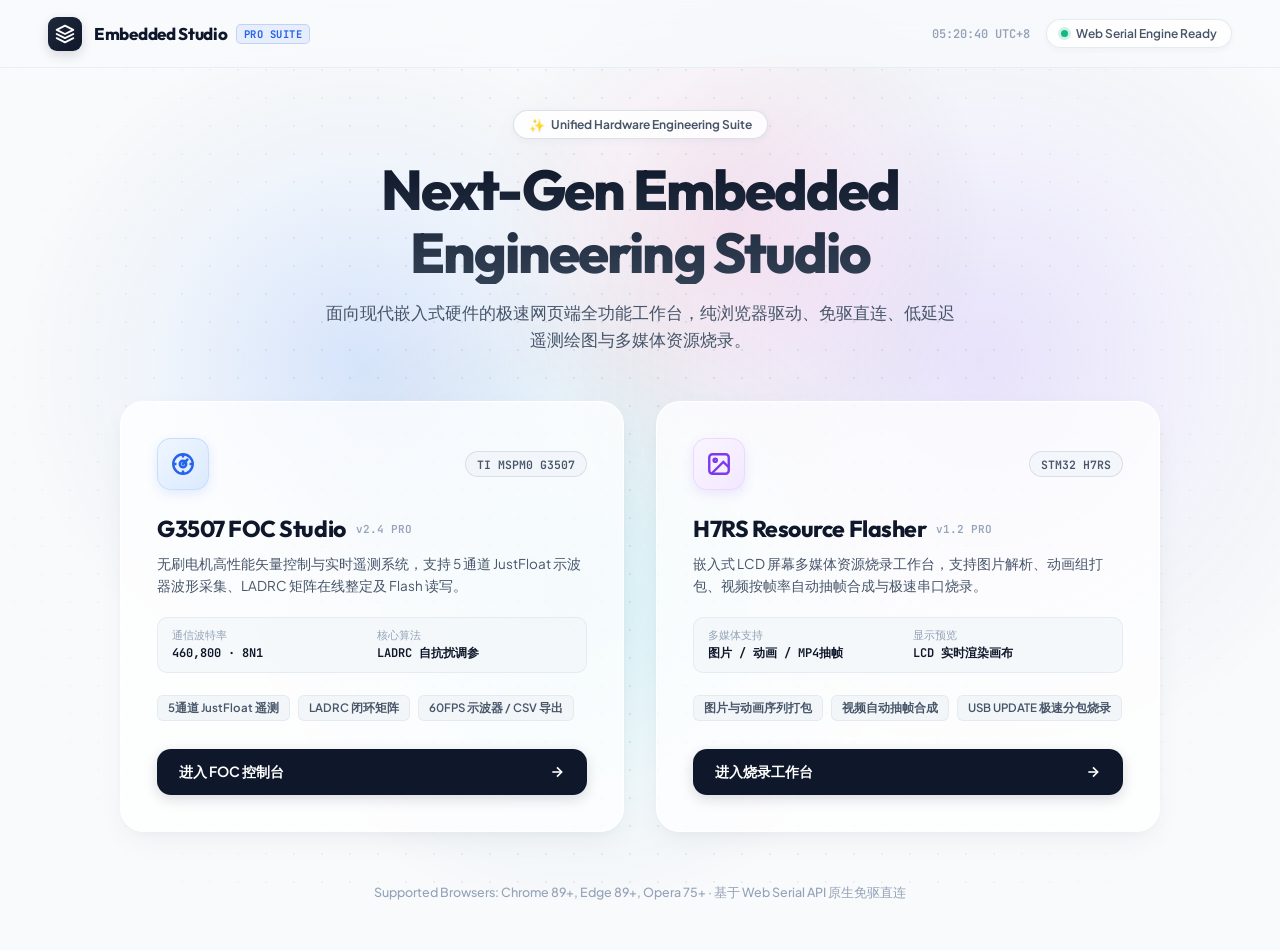
<file: index.html>
<!DOCTYPE html>
<html lang="zh-CN">
<head>
    <meta charset="UTF-8">
    <meta name="viewport" content="width=device-width, initial-scale=1.0">
    <title>Embedded Studio · Next-Gen Hardware Engineering Suite</title>
    <link rel="stylesheet" href="style.css">
    <link rel="preconnect" href="https://fonts.googleapis.com">
    <link rel="preconnect" href="https://fonts.gstatic.com" crossorigin>
    <link href="https://fonts.googleapis.com/css2?family=Outfit:wght@400;500;600;700;800;900&family=Plus+Jakarta+Sans:wght@400;500;600;700;800&family=JetBrains+Mono:wght@500;600;700&display=swap" rel="stylesheet">
</head>
<body>
    <!-- 极客点阵工程网格 (Subtle Hardware Dot Grid) -->
    <div class="dot-matrix-grid"></div>

    <!-- 柔和流体极光漫射 Canvas -->
    <canvas id="auroraCanvas"></canvas>

    <!-- 顶栏导航 -->
    <header class="hub-header">
        <div class="header-left">
            <div class="hub-brand-logo">
                <svg width="20" height="20" viewBox="0 0 24 24" fill="none" stroke="currentColor" stroke-width="2.2" stroke-linecap="round" stroke-linejoin="round">
                    <path d="M12 2L2 7l10 5 10-5-10-5zM2 17l10 5 10-5M2 12l10 5 10-5"/>
                </svg>
            </div>
            <div class="hub-brand-info">
                <span class="hub-brand-title">Embedded Studio</span>
                <span class="hub-brand-badge">PRO SUITE</span>
            </div>
        </div>

        <div class="header-right">
            <div class="clock-display" id="systemClock">--:--:--</div>
            <div class="status-capsule">
                <span class="status-dot"></span>
                <span>Web Serial Engine Ready</span>
            </div>
        </div>
    </header>

    <!-- 居中核心工作台舞台 -->
    <main class="hub-main-stage">
        <!-- 核心标题区 -->
        <section class="hero-intro">
            <div class="hero-badge">
                <span class="hero-badge-sparkle">✨</span>
                <span>Unified Hardware Engineering Suite</span>
            </div>
            <h1 class="hero-title">
                Next-Gen Embedded Engineering Studio
            </h1>
            <p class="hero-subtitle">
                面向现代嵌入式硬件的极速网页端全功能工作台，纯浏览器驱动、免驱直连、低延迟遥测绘图与多媒体资源烧录。
            </p>
        </section>

        <!-- 双旗舰上位机 3D 悬浮毛玻璃卡片组 -->
        <section class="workbench-grid">
            <!-- 卡片 1: G3507 FOC 电机矢量控制台 -->
            <div class="workbench-card card-foc-theme" id="cardFoc" data-href="foc_studio/index.html">
                <div class="card-glow-layer"></div>
                <div class="card-inner">
                    <div class="card-top-bar">
                        <div class="card-icon card-icon-foc">
                            <svg width="26" height="26" viewBox="0 0 24 24" fill="none" stroke="currentColor" stroke-width="2.2">
                                <circle cx="12" cy="12" r="9"></circle>
                                <path d="M12 3v3m0 12v3M3 12h3m12 0h3"></path>
                                <circle cx="12" cy="12" r="3" fill="currentColor" fill-opacity="0.2"></circle>
                                <line x1="12" y1="12" x2="16" y2="8" stroke-width="2.5" stroke-linecap="round"></line>
                            </svg>
                        </div>
                        <div class="card-chip-tag">TI MSPM0 G3507</div>
                    </div>

                    <div class="card-content">
                        <div class="card-title-row">
                            <h2 class="card-title">G3507 FOC Studio</h2>
                            <span class="card-version-tag">v2.4 PRO</span>
                        </div>
                        <p class="card-desc">
                            无刷电机高性能矢量控制与实时遥测系统，支持 5 通道 JustFloat 示波器波形采集、LADRC 矩阵在线整定及 Flash 读写。
                        </p>

                        <!-- 真实硬件参数面板 -->
                        <div class="card-mini-telemetry">
                            <div class="telemetry-item">
                                <span class="telemetry-label">通信波特率</span>
                                <span class="telemetry-val">460,800 · 8N1</span>
                            </div>
                            <div class="telemetry-item">
                                <span class="telemetry-label">核心算法</span>
                                <span class="telemetry-val">LADRC 自抗扰调参</span>
                            </div>
                        </div>

                        <div class="card-features">
                            <span class="feature-tag">5通道 JustFloat 遥测</span>
                            <span class="feature-tag">LADRC 闭环矩阵</span>
                            <span class="feature-tag">60FPS 示波器 / CSV 导出</span>
                        </div>
                    </div>

                    <div class="card-action-footer">
                        <a href="foc_studio/index.html" class="card-launch-btn btn-foc">
                            <span>进入 FOC 控制台</span>
                            <svg width="16" height="16" viewBox="0 0 24 24" fill="none" stroke="currentColor" stroke-width="2.4">
                                <line x1="5" y1="12" x2="19" y2="12"></line>
                                <polyline points="12 5 19 12 12 19"></polyline>
                            </svg>
                        </a>
                    </div>
                </div>
            </div>

            <!-- 卡片 2: STM32 H7RS Resource Flasher 固件资源烧录器 -->
            <div class="workbench-card card-h7-theme" id="cardH7" data-href="h7rs_flasher/index.html">
                <div class="card-glow-layer"></div>
                <div class="card-inner">
                    <div class="card-top-bar">
                        <div class="card-icon card-icon-h7">
                            <svg width="26" height="26" viewBox="0 0 24 24" fill="none" stroke="currentColor" stroke-width="2.2">
                                <rect x="3" y="3" width="18" height="18" rx="3" ry="3"></rect>
                                <circle cx="8.5" cy="8.5" r="1.5"></circle>
                                <polyline points="21 15 16 10 5 21"></polyline>
                            </svg>
                        </div>
                        <div class="card-chip-tag">STM32 H7RS</div>
                    </div>

                    <div class="card-content">
                        <div class="card-title-row">
                            <h2 class="card-title">H7RS Resource Flasher</h2>
                            <span class="card-version-tag">v1.2 PRO</span>
                        </div>
                        <p class="card-desc">
                            嵌入式 LCD 屏幕多媒体资源烧录工作台，支持图片解析、动画组打包、视频按帧率自动抽帧合成与极速串口烧录。
                        </p>

                        <!-- 真实硬件参数面板 -->
                        <div class="card-mini-telemetry">
                            <div class="telemetry-item">
                                <span class="telemetry-label">多媒体支持</span>
                                <span class="telemetry-val">图片 / 动画 / MP4抽帧</span>
                            </div>
                            <div class="telemetry-item">
                                <span class="telemetry-label">显示预览</span>
                                <span class="telemetry-val">LCD 实时渲染画布</span>
                            </div>
                        </div>

                        <div class="card-features">
                            <span class="feature-tag">图片与动画序列打包</span>
                            <span class="feature-tag">视频自动抽帧合成</span>
                            <span class="feature-tag">USB UPDATE 极速分包烧录</span>
                        </div>
                    </div>

                    <div class="card-action-footer">
                        <a href="h7rs_flasher/index.html" class="card-launch-btn btn-h7">
                            <span>进入烧录工作台</span>
                            <svg width="16" height="16" viewBox="0 0 24 24" fill="none" stroke="currentColor" stroke-width="2.4">
                                <line x1="5" y1="12" x2="19" y2="12"></line>
                                <polyline points="12 5 19 12 12 19"></polyline>
                            </svg>
                        </a>
                    </div>
                </div>
            </div>
        </section>

        <!-- 底部提示 -->
        <footer class="hub-footer">
            <span>Supported Browsers: Chrome 89+, Edge 89+, Opera 75+ · 基于 Web Serial API 原生免驱直连</span>
        </footer>
    </main>

    <!-- 交互脚本：流体极光背景引擎 + 3D 物理视差与时钟 -->
    <script src="aurora.js"></script>
</body>
</html>
</file>
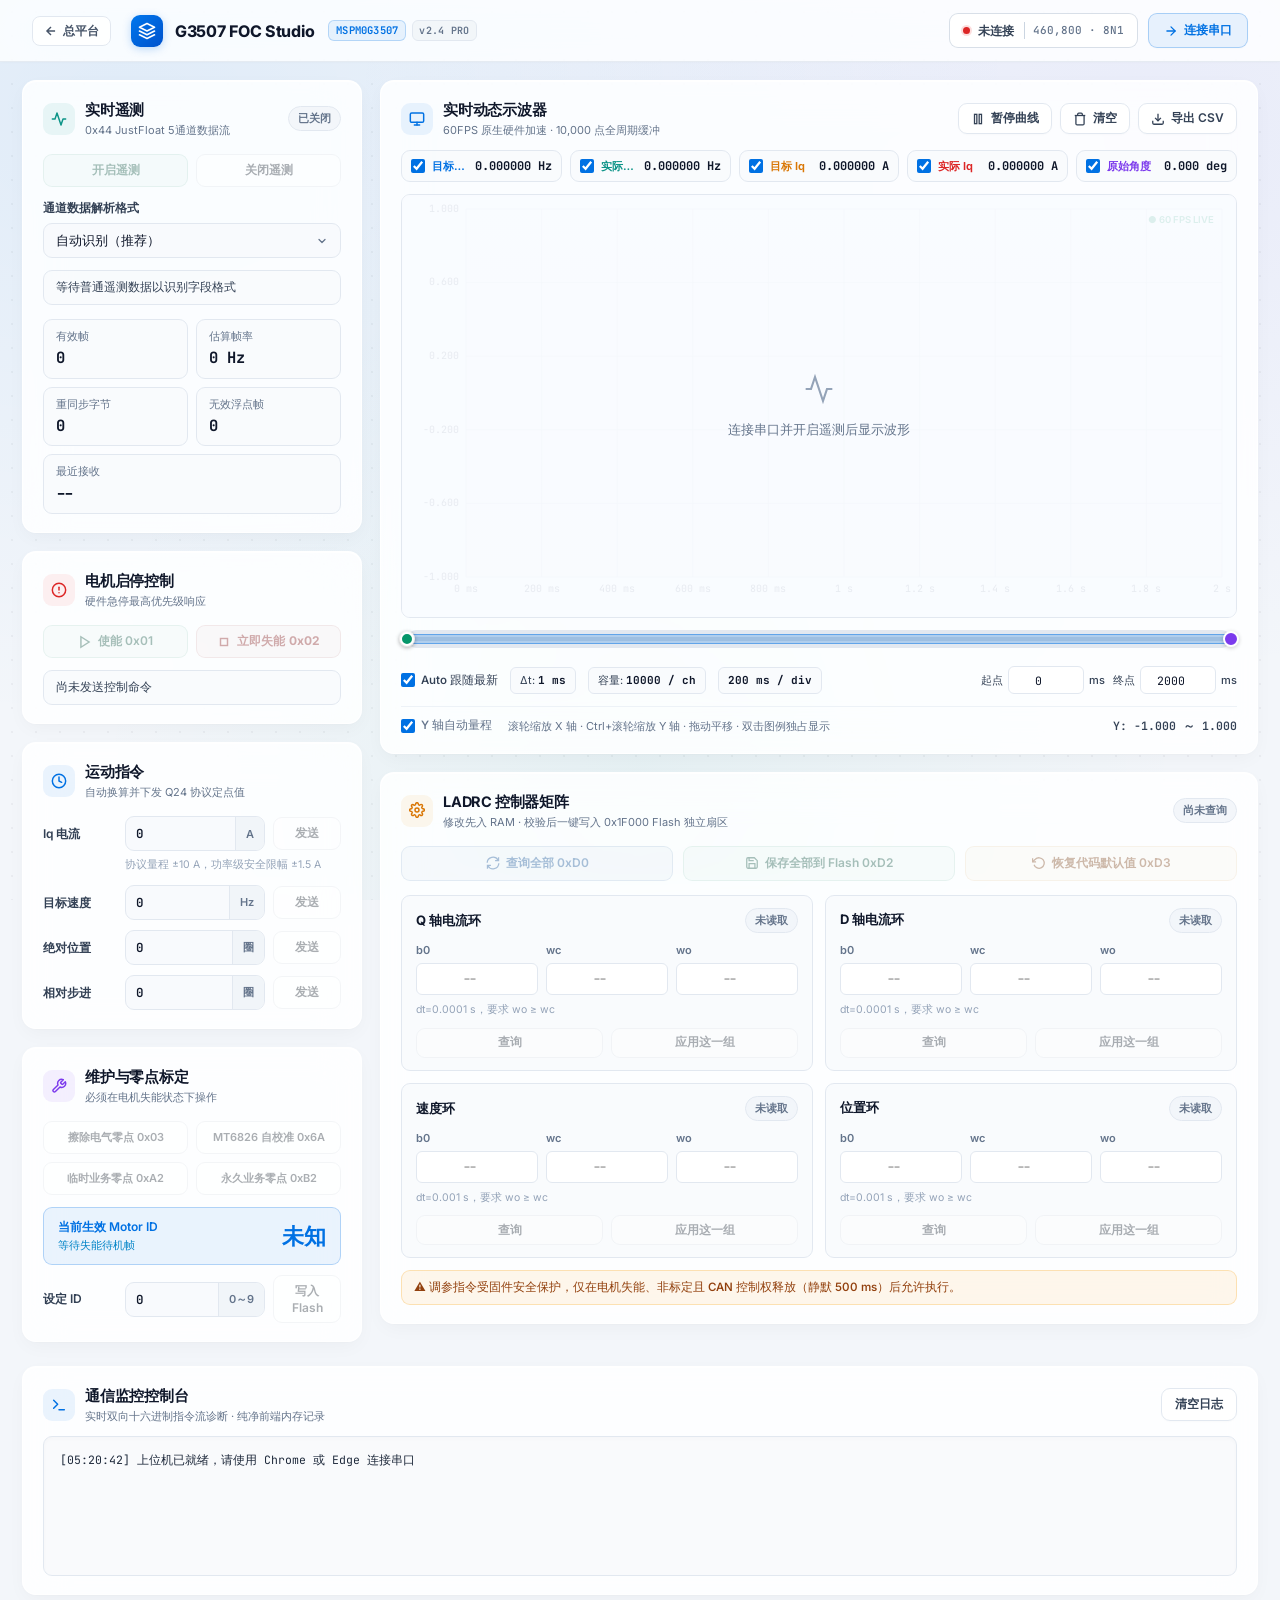
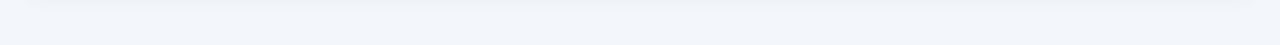
<file: foc_studio/index.html>
<!DOCTYPE html>
<html lang="zh-CN">
<head>
    <meta charset="UTF-8">
    <meta name="viewport" content="width=device-width, initial-scale=1.0">
    <title>G3507 FOC Studio</title>
    <link rel="stylesheet" href="style.css?v=13">
    <link rel="preconnect" href="https://fonts.googleapis.com">
    <link rel="preconnect" href="https://fonts.gstatic.com" crossorigin>
    <link href="https://fonts.googleapis.com/css2?family=Inter:wght@400;500;600;700&family=JetBrains+Mono:wght@400;500;600&display=swap" rel="stylesheet">
</head>
<body>
    <!-- 渐变蓝氛围光晕背景 -->
    <div class="background-ambient ambient-top-left"></div>
    <div class="background-ambient ambient-mid-right"></div>
    <div class="background-ambient ambient-bottom-left"></div>

    <header class="topbar">
        <div class="brand-container">
            <a href="../index.html" class="hub-back-btn" title="返回统一总平台" style="display:inline-flex;align-items:center;gap:5px;padding:5px 11px;background:rgba(255,255,255,0.85);border:1px solid #E2E8F0;border-radius:8px;font-size:12px;font-weight:600;color:#475569;text-decoration:none;transition:all 0.2s;margin-right:8px;">
                <svg width="14" height="14" viewBox="0 0 24 24" fill="none" stroke="currentColor" stroke-width="2.4"><path d="M19 12H5M12 19l-7-7 7-7"/></svg>
                <span>总平台</span>
            </a>
            <div class="brand-badge">
                <svg width="18" height="18" viewBox="0 0 24 24" fill="none" stroke="currentColor" stroke-width="2.2" stroke-linecap="round" stroke-linejoin="round">
                    <polygon points="12 2 2 7 12 12 22 7 12 2"></polygon>
                    <polyline points="2 17 12 22 22 17"></polyline>
                    <polyline points="2 12 12 17 22 12"></polyline>
                </svg>
            </div>
            <span class="brand">G3507 FOC Studio</span>
            <div class="brand-tags">
                <span class="chip-badge">MSPM0G3507</span>
                <span class="version-badge">v2.4 PRO</span>
            </div>
        </div>
        <div class="connection-area">
            <div class="connection-pill">
                <span id="connectionIndicator" class="status-dot offline"></span>
                <span id="connectionText" class="connection-text">未连接</span>
                <span class="baud-label">460,800 · 8N1</span>
            </div>
            <button id="btnConnect" class="btn-primary">
                <svg width="15" height="15" viewBox="0 0 24 24" fill="none" stroke="currentColor" stroke-width="2.2" stroke-linecap="round" stroke-linejoin="round">
                    <path d="M5 12h14"></path>
                    <path d="M12 5l7 7-7 7"></path>
                </svg>
                <span>连接串口</span>
            </button>
        </div>
    </header>

    <main class="workspace">
        <!-- 左侧控制看板（4个卡片，与右侧2个大卡片严格等高） -->
        <section class="left-column">
            <!-- 1. 实时遥测 -->
            <article class="card">
                <div class="card-header">
                    <div class="card-title-group">
                        <div class="card-icon icon-teal">
                            <svg width="16" height="16" viewBox="0 0 24 24" fill="none" stroke="currentColor" stroke-width="2.2" stroke-linecap="round" stroke-linejoin="round">
                                <path d="M22 12h-4l-3 9L9 3l-3 9H2"></path>
                            </svg>
                        </div>
                        <div>
                            <h2>实时遥测</h2>
                            <p>0x44 JustFloat 5通道数据流</p>
                        </div>
                    </div>
                    <span id="telemetryBadge" class="badge neutral">已关闭</span>
                </div>
                <div class="button-row">
                    <button id="btnTelemetryStart" class="btn-success requires-connection" disabled>开启遥测</button>
                    <button id="btnTelemetryStop" class="btn-secondary requires-connection" disabled>关闭遥测</button>
                </div>
                <div class="form-group">
                    <label class="field-label" for="telemetryMode">通道数据解析格式</label>
                    <select id="telemetryMode" class="custom-select">
                        <option value="auto" selected>自动识别（推荐）</option>
                        <option value="run">运行状态 (1 kHz)</option>
                        <option value="standby">失能待机 (1 Hz)</option>
                        <option value="calibration">MT6826 自校准 (100 Hz)</option>
                        <option value="raw">原始 CH1～CH5</option>
                    </select>
                </div>
                <div id="telemetrySchemaHint" class="inline-notice">等待普通遥测数据以识别字段格式</div>
                <div class="stats-grid">
                    <div class="stat-box">
                        <span>有效帧</span>
                        <strong id="statFrames">0</strong>
                    </div>
                    <div class="stat-box">
                        <span>估算帧率</span>
                        <strong id="statRate">0 Hz</strong>
                    </div>
                    <div class="stat-box">
                        <span>重同步字节</span>
                        <strong id="statResync">0</strong>
                    </div>
                    <div class="stat-box">
                        <span>无效浮点帧</span>
                        <strong id="statInvalid">0</strong>
                    </div>
                    <div class="stat-box full-width">
                        <span>最近接收</span>
                        <strong id="statLastRx">--</strong>
                    </div>
                </div>
            </article>

            <!-- 2. 电机启停安全卡片 -->
            <article class="card safety-card">
                <div class="card-header">
                    <div class="card-title-group">
                        <div class="card-icon icon-red">
                            <svg width="16" height="16" viewBox="0 0 24 24" fill="none" stroke="currentColor" stroke-width="2.2" stroke-linecap="round" stroke-linejoin="round">
                                <circle cx="12" cy="12" r="10"></circle>
                                <path d="M12 8v4"></path>
                                <path d="M12 16h.01"></path>
                            </svg>
                        </div>
                        <div>
                            <h2>电机启停控制</h2>
                            <p>硬件急停最高优先级响应</p>
                        </div>
                    </div>
                </div>
                <div class="button-row">
                    <button id="btnEnable" class="btn-success requires-connection" disabled>
                        <svg width="14" height="14" viewBox="0 0 24 24" fill="none" stroke="currentColor" stroke-width="2.5"><polygon points="5 3 19 12 5 21 5 3"></polygon></svg>
                        <span>使能 0x01</span>
                    </button>
                    <button id="btnDisable" class="btn-danger emergency requires-connection" disabled>
                        <svg width="14" height="14" viewBox="0 0 24 24" fill="none" stroke="currentColor" stroke-width="2.5"><rect x="6" y="6" width="12" height="12"></rect></svg>
                        <span>立即失能 0x02</span>
                    </button>
                </div>
                <div id="commandState" class="inline-notice">尚未发送控制命令</div>
            </article>

            <!-- 3. 运动控制指令 -->
            <article class="card">
                <div class="card-header">
                    <div class="card-title-group">
                        <div class="card-icon icon-blue">
                            <svg width="16" height="16" viewBox="0 0 24 24" fill="none" stroke="currentColor" stroke-width="2.2" stroke-linecap="round" stroke-linejoin="round">
                                <circle cx="12" cy="12" r="10"></circle>
                                <polyline points="12 6 12 12 16 14"></polyline>
                            </svg>
                        </div>
                        <div>
                            <h2>运动指令</h2>
                            <p>自动换算并下发 Q24 协议定点值</p>
                        </div>
                    </div>
                </div>
                <div class="command-grid">
                    <div class="command-row">
                        <label for="inputCurrent">Iq 电流</label>
                        <div class="input-unit">
                            <input id="inputCurrent" type="number" min="-10" max="10" step="0.01" value="0">
                            <span class="unit-tag">A</span>
                        </div>
                        <button data-motion="current" class="btn-secondary requires-connection" disabled>发送</button>
                    </div>
                    <div class="field-hint">协议量程 ±10 A，功率级安全限幅 ±1.5 A</div>

                    <div class="command-row">
                        <label for="inputSpeed">目标速度</label>
                        <div class="input-unit">
                            <input id="inputSpeed" type="number" min="-100" max="100" step="0.1" value="0">
                            <span class="unit-tag">Hz</span>
                        </div>
                        <button data-motion="speed" class="btn-secondary requires-connection" disabled>发送</button>
                    </div>

                    <div class="command-row">
                        <label for="inputPosition">绝对位置</label>
                        <div class="input-unit">
                            <input id="inputPosition" type="number" min="-10" max="10" step="0.01" value="0">
                            <span class="unit-tag">圈</span>
                        </div>
                        <button data-motion="position" class="btn-secondary requires-connection" disabled>发送</button>
                    </div>

                    <div class="command-row">
                        <label for="inputStep">相对步进</label>
                        <div class="input-unit">
                            <input id="inputStep" type="number" min="-2" max="2" step="0.01" value="0">
                            <span class="unit-tag">圈</span>
                        </div>
                        <button data-motion="step" class="btn-secondary requires-connection" disabled>发送</button>
                    </div>
                </div>
            </article>

            <!-- 4. 维护与配置（底边与右侧 LADRC 卡片底边严格平齐） -->
            <article class="card">
                <div class="card-header">
                    <div class="card-title-group">
                        <div class="card-icon icon-purple">
                            <svg width="16" height="16" viewBox="0 0 24 24" fill="none" stroke="currentColor" stroke-width="2.2" stroke-linecap="round" stroke-linejoin="round">
                                <path d="M14.7 6.3a1 1 0 0 0 0 1.4l1.6 1.6a1 1 0 0 0 1.4 0l3.77-3.77a6 6 0 0 1-7.94 7.94l-6.91 6.91a2.12 2.12 0 0 1-3-3l6.91-6.91a6 6 0 0 1 7.94-7.94l-3.76 3.76z"></path>
                            </svg>
                        </div>
                        <div>
                            <h2>维护与零点标定</h2>
                            <p>必须在电机失能状态下操作</p>
                        </div>
                    </div>
                </div>
                <div class="maintenance-grid">
                    <button id="btnClearElectricalZero" class="btn-secondary requires-connection" disabled>擦除电气零点 0x03</button>
                    <button id="btnEncoderCalibration" class="btn-secondary requires-connection" disabled>MT6826 自校准 0x6A</button>
                    <button id="btnSetTempZero" class="btn-secondary requires-connection" disabled>临时业务零点 0xA2</button>
                    <button id="btnSaveZero" class="btn-secondary requires-connection" disabled>永久业务零点 0xB2</button>
                </div>
                <div class="motor-id-card">
                    <div class="motor-id-info">
                        <span>当前生效 Motor ID</span>
                        <strong id="currentMotorId">未知</strong>
                        <small id="motorIdReadbackHint">等待失能待机帧回传</small>
                    </div>
                </div>
                <div class="command-row motor-id-row">
                    <label for="inputMotorId">设定 ID</label>
                    <div class="input-unit">
                        <input id="inputMotorId" type="number" min="0" max="9" step="1" value="0">
                        <span class="unit-tag">0～9</span>
                    </div>
                    <button id="btnSetMotorId" class="btn-secondary requires-connection" disabled>写入 Flash</button>
                </div>
            </article>
        </section>

        <!-- 右侧主控制面板（示波器 + LADRC矩阵，与左侧4个卡片等高严格对齐） -->
        <section class="center-column">
            <!-- 1. 实时示波器 -->
            <article class="card plot-card">
                <div class="card-header plot-toolbar">
                    <div class="card-title-group">
                        <div class="card-icon icon-blue">
                            <svg width="16" height="16" viewBox="0 0 24 24" fill="none" stroke="currentColor" stroke-width="2.2" stroke-linecap="round" stroke-linejoin="round">
                                <rect x="2" y="3" width="20" height="14" rx="2" ry="2"></rect>
                                <line x1="8" y1="21" x2="16" y2="21"></line>
                                <line x1="12" y1="17" x2="12" y2="21"></line>
                            </svg>
                        </div>
                        <div>
                            <h2>实时动态示波器</h2>
                            <p>60FPS 原生硬件加速 · 10,000 点全周期缓冲</p>
                        </div>
                    </div>
                    <div class="button-row compact">
                        <button id="btnPausePlot" class="btn-secondary">
                            <svg width="14" height="14" viewBox="0 0 24 24" fill="none" stroke="currentColor" stroke-width="2.2"><rect x="6" y="4" width="4" height="16"></rect><rect x="14" y="4" width="4" height="16"></rect></svg>
                            <span>暂停曲线</span>
                        </button>
                        <button id="btnClearPlot" class="btn-secondary">
                            <svg width="14" height="14" viewBox="0 0 24 24" fill="none" stroke="currentColor" stroke-width="2.2"><polyline points="3 6 5 6 21 6"></polyline><path d="M19 6v14a2 2 0 0 1-2 2H7a2 2 0 0 1-2-2V6m3 0V4a2 2 0 0 1 2-2h4a2 2 0 0 1 2 2v2"></path></svg>
                            <span>清空</span>
                        </button>
                        <button id="btnExportCsv" class="btn-secondary">
                            <svg width="14" height="14" viewBox="0 0 24 24" fill="none" stroke="currentColor" stroke-width="2.2"><path d="M21 15v4a2 2 0 0 1-2 2H5a2 2 0 0 1-2-2v-4"></path><polyline points="7 10 12 15 17 10"></polyline><line x1="12" y1="15" x2="12" y2="3"></line></svg>
                            <span>导出 CSV</span>
                        </button>
                    </div>
                </div>

                <div id="channelLegend" class="channel-legend"></div>

                <div class="canvas-shell">
                    <canvas id="plotCanvas"></canvas>
                    <div id="plotEmpty" class="plot-empty">
                        <div class="empty-icon">
                            <svg width="32" height="32" viewBox="0 0 24 24" fill="none" stroke="currentColor" stroke-width="1.6">
                                <path d="M22 12h-4l-3 9L9 3l-3 9H2"></path>
                            </svg>
                        </div>
                        <div>连接串口并开启遥测后显示波形</div>
                    </div>
                    <div id="plotTooltip" class="plot-tooltip"></div>
                    <div id="plotAxisHint" class="plot-axis-hint"></div>
                </div>

                <!-- 历史全景范围滑条 -->
                <div id="plotOverview" class="plot-overview" title="完整缓存范围；拖动两端手柄修改 X 轴起止边界">
                    <div id="plotOverviewWindow" class="plot-overview-window"></div>
                    <button id="plotOverviewStart" class="plot-overview-handle start" type="button" aria-label="X轴开始边界"></button>
                    <button id="plotOverviewEnd" class="plot-overview-handle end" type="button" aria-label="X轴结束边界"></button>
                    <span id="plotOverviewLatest" class="plot-overview-latest" title="最新数据位置"></span>
                </div>

                <div class="plot-x-controls">
                    <label class="checkbox-label"><input id="xAuto" type="checkbox" checked> <span>Auto 跟随最新</span></label>
                    <div class="badge-tag">Δt: <strong id="plotDeltaT">1 ms</strong></div>
                    <div class="badge-tag">容量: <strong>10000 / ch</strong></div>
                    <div class="badge-tag"><strong id="plotXDiv">200 ms / div</strong></div>
                    <div class="x-input-group">
                        <label>起点 <input id="plotXStart" type="number" step="any" value="0"> ms</label>
                        <label>终点 <input id="plotXEnd" type="number" step="any" value="2000"> ms</label>
                    </div>
                </div>

                <div class="plot-footer">
                    <label class="checkbox-label"><input id="autoScale" type="checkbox" checked> <span>Y 轴自动量程</span></label>
                    <span class="plot-help-tip">滚轮缩放 X 轴 · Ctrl+滚轮缩放 Y 轴 · 拖动平移 · 双击图例独占显示</span>
                    <span id="plotRange" class="plot-range-indicator">Y: --</span>
                </div>
            </article>

            <!-- 2. LADRC 参数配置（底边与左侧【维护与零点标定】底边精确对齐） -->
            <article class="card ladrc-card">
                <div class="card-header">
                    <div class="card-title-group">
                        <div class="card-icon icon-amber">
                            <svg width="16" height="16" viewBox="0 0 24 24" fill="none" stroke="currentColor" stroke-width="2.2" stroke-linecap="round" stroke-linejoin="round">
                                <circle cx="12" cy="12" r="3"></circle>
                                <path d="M19.4 15a1.65 1.65 0 0 0 .33 1.82l.06.06a2 2 0 0 1 0 2.83 2 2 0 0 1-2.83 0l-.06-.06a1.65 1.65 0 0 0-1.82-.33 1.65 1.65 0 0 0-1 1.51V21a2 2 0 0 1-2 2 2 2 0 0 1-2-2v-.09A1.65 1.65 0 0 0 9 19.4a1.65 1.65 0 0 0-1.82.33l-.06.06a2 2 0 0 1-2.83 0 2 2 0 0 1 0-2.83l.06-.06a1.65 1.65 0 0 0 .33-1.82 1.65 1.65 0 0 0-1.51-1H3a2 2 0 0 1-2-2 2 2 0 0 1 2-2h.09A1.65 1.65 0 0 0 4.6 9a1.65 1.65 0 0 0-.33-1.82l-.06-.06a2 2 0 0 1 0-2.83 2 2 0 0 1 2.83 0l.06.06a1.65 1.65 0 0 0 1.82.33H9a1.65 1.65 0 0 0 1-1.51V3a2 2 0 0 1 2-2 2 2 0 0 1 2 2v.09a1.65 1.65 0 0 0 1 1.51 1.65 1.65 0 0 0 1.82-.33l.06-.06a2 2 0 0 1 2.83 0 2 2 0 0 1 0 2.83l-.06.06a1.65 1.65 0 0 0-.33 1.82V9a1.65 1.65 0 0 0 1.51 1H21a2 2 0 0 1 2 2 2 2 0 0 1-2 2h-.09a1.65 1.65 0 0 0-1.51 1z"></path>
                            </svg>
                        </div>
                        <div>
                            <h2>LADRC 控制器矩阵</h2>
                            <p>修改先入 RAM · 校验后一键写入 0x1F000 Flash 独立扇区</p>
                        </div>
                    </div>
                    <span id="ladrcGlobalStatus" class="badge neutral">尚未查询</span>
                </div>
                <div class="ladrc-actions">
                    <button id="btnQueryAll" class="btn-primary requires-connection" disabled>
                        <svg width="14" height="14" viewBox="0 0 24 24" fill="none" stroke="currentColor" stroke-width="2.2"><path d="M21.5 2v6h-6M2.5 22v-6h6M2 11.5a10 10 0 0 1 18.8-4.3M22 12.5a10 10 0 0 1-18.8 4.2"></path></svg>
                        <span>查询全部 0xD0</span>
                    </button>
                    <button id="btnSaveLadrc" class="btn-success requires-connection" disabled>
                        <svg width="14" height="14" viewBox="0 0 24 24" fill="none" stroke="currentColor" stroke-width="2.2"><path d="M19 21H5a2 2 0 0 1-2-2V5a2 2 0 0 1 2-2h11l5 5v11a2 2 0 0 1-2 2z"></path><polyline points="17 21 17 13 7 13 7 21"></polyline><polyline points="7 3 7 8 15 8"></polyline></svg>
                        <span>保存全部到 Flash 0xD2</span>
                    </button>
                    <button id="btnRestoreLadrc" class="btn-warning requires-connection" disabled>
                        <svg width="14" height="14" viewBox="0 0 24 24" fill="none" stroke="currentColor" stroke-width="2.2"><polyline points="1 4 1 10 7 10"></polyline><path d="M3.51 15a9 9 0 1 0 2.13-9.36L1 10"></path></svg>
                        <span>恢复代码默认值 0xD3</span>
                    </button>
                </div>
                <div id="ladrcGroups" class="ladrc-groups"></div>
                <div class="inline-notice notice-subtle">⚠️ 调参指令受固件安全保护，仅在电机失能、非标定且 CAN 控制权释放（静默 500 ms）后允许执行。</div>
            </article>
        </section>

        <!-- 最底部横贯全宽的长长通信监控控制台 (Full-width Footer) -->
        <section class="bottom-full">
            <article class="card log-card">
                <div class="card-header">
                    <div class="card-title-group">
                        <div class="card-icon icon-blue">
                            <svg width="16" height="16" viewBox="0 0 24 24" fill="none" stroke="currentColor" stroke-width="2.2" stroke-linecap="round" stroke-linejoin="round">
                                <polyline points="4 17 10 11 4 5"></polyline>
                                <line x1="12" y1="19" x2="20" y2="19"></line>
                            </svg>
                        </div>
                        <div>
                            <h2>通信监控控制台</h2>
                            <p>实时双向十六进制指令流诊断 · 纯净前端内存记录</p>
                        </div>
                    </div>
                    <button id="btnClearLog" class="btn-secondary">清空日志</button>
                </div>
                <div id="logOutput" class="log-output"></div>
            </article>
        </section>
    </main>

    <div id="toastContainer" class="toast-container"></div>

    <script src="serial.js?v=13"></script>
    <script src="plot.js?v=13"></script>
    <script src="app.js?v=13"></script>
</body>
</html>
</file>
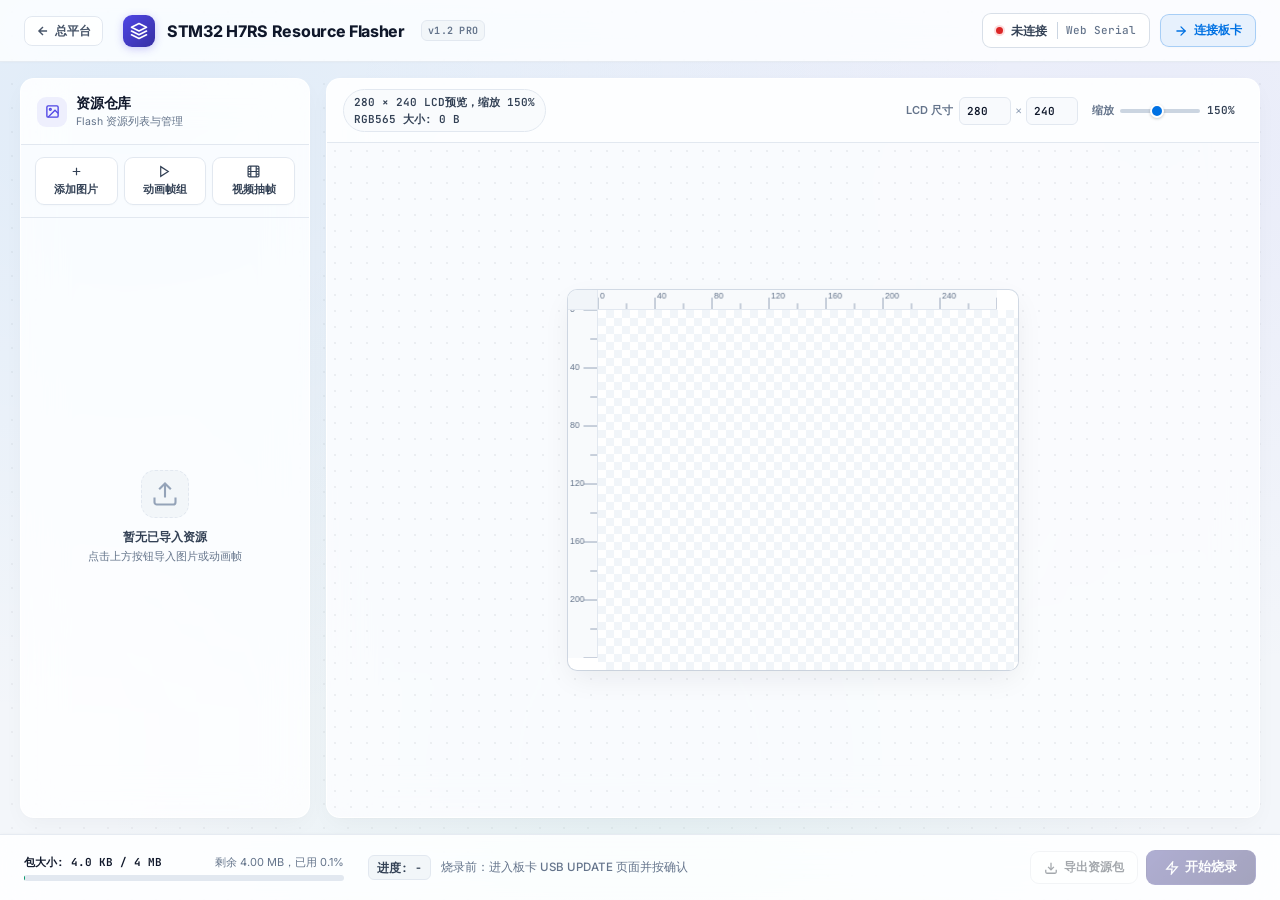
<file: h7rs_flasher/index.html>
<!DOCTYPE html>
<html lang="zh-CN">
<head>
    <meta charset="UTF-8">
    <meta name="viewport" content="width=device-width, initial-scale=1.0">
    <title>STM32 H7RS Resource Web Flasher</title>
    <link rel="stylesheet" href="style.css?v=3">
    <link rel="preconnect" href="https://fonts.googleapis.com">
    <link rel="preconnect" href="https://fonts.gstatic.com" crossorigin>
    <link href="https://fonts.googleapis.com/css2?family=Inter:wght@400;500;600;700;800&family=JetBrains+Mono:wght@400;500;600&display=swap" rel="stylesheet">
</head>
<body>
    <!-- 渐变蓝氛围光晕背景 -->
    <div class="background-ambient ambient-top-left"></div>
    <div class="background-ambient ambient-mid-right"></div>
    <div class="background-ambient ambient-bottom-left"></div>

    <!-- 顶部导航栏 (Google Antigravity & Apple HIG 顶级透光磨砂玻璃) -->
    <header class="topbar">
        <div class="brand-container">
            <a href="../index.html" class="hub-back-btn" title="返回统一总平台" style="display:inline-flex;align-items:center;gap:5px;padding:5px 11px;background:rgba(255,255,255,0.85);border:1px solid #E2E8F0;border-radius:8px;font-size:12px;font-weight:600;color:#475569;text-decoration:none;transition:all 0.2s;margin-right:8px;">
                <svg width="14" height="14" viewBox="0 0 24 24" fill="none" stroke="currentColor" stroke-width="2.4"><path d="M19 12H5M12 19l-7-7 7-7"/></svg>
                <span>总平台</span>
            </a>
            <div class="brand-badge">
                <svg width="18" height="18" viewBox="0 0 24 24" fill="none" stroke="currentColor" stroke-width="2.2" stroke-linecap="round" stroke-linejoin="round">
                    <polygon points="12 2 2 7 12 12 22 7 12 2"></polygon>
                    <polyline points="2 17 12 22 22 17"></polyline>
                    <polyline points="2 12 12 17 22 12"></polyline>
                </svg>
            </div>
            <span class="brand">STM32 H7RS Resource Flasher</span>
            <div class="brand-tags">
                <span class="version-badge">v1.2 PRO</span>
            </div>
        </div>
        <div class="connection-area">
            <div class="connection-pill">
                <span id="connectionDot" class="status-dot offline"></span>
                <span id="connectionIndicator" class="connection-text">未连接</span>
                <span class="browser-hint-label">Web Serial</span>
            </div>
            <button id="btnConnect" class="btn-primary btn-connect-ready">
                <svg width="14" height="14" viewBox="0 0 24 24" fill="none" stroke="currentColor" stroke-width="2.2" stroke-linecap="round" stroke-linejoin="round">
                    <path d="M5 12h14"></path>
                    <path d="M12 5l7 7-7 7"></path>
                </svg>
                <span>连接板卡</span>
            </button>
        </div>
    </header>

    <main class="main-content">
        <!-- 左侧：资源列表看板 -->
        <aside class="sidebar-left">
            <div class="sidebar-header">
                <div class="sidebar-title-row">
                    <div class="card-icon icon-indigo">
                        <svg width="15" height="15" viewBox="0 0 24 24" fill="none" stroke="currentColor" stroke-width="2.2">
                            <rect x="3" y="3" width="18" height="18" rx="2" ry="2"></rect>
                            <circle cx="8.5" cy="8.5" r="1.5"></circle>
                            <polyline points="21 15 16 10 5 21"></polyline>
                        </svg>
                    </div>
                    <div>
                        <h2>资源仓库</h2>
                        <p>Flash 资源列表与管理</p>
                    </div>
                </div>
            </div>

            <div class="toolbar">
                <input type="file" id="fileInput" multiple accept=".png,.jpg,.jpeg,.bmp" hidden>
                <input type="file" id="animationInput" multiple accept=".png,.jpg,.jpeg,.bmp" hidden>
                <input type="file" id="appendFramesInput" multiple accept=".png,.jpg,.jpeg,.bmp" hidden>
                <input type="file" id="videoInput" accept="video/*" hidden>
                
                <div class="add-buttons-grid">
                    <button id="btnAddImage" class="btn-secondary add-btn">
                        <svg width="13" height="13" viewBox="0 0 24 24" fill="none" stroke="currentColor" stroke-width="2.2"><line x1="12" y1="5" x2="12" y2="19"></line><line x1="5" y1="12" x2="19" y2="12"></line></svg>
                        <span>添加图片</span>
                    </button>
                    <button id="btnAddAnimation" class="btn-secondary add-btn">
                        <svg width="13" height="13" viewBox="0 0 24 24" fill="none" stroke="currentColor" stroke-width="2.2"><polygon points="5 3 19 12 5 21 5 3"></polygon></svg>
                        <span>动画帧组</span>
                    </button>
                    <button id="btnAddVideo" class="btn-secondary add-btn">
                        <svg width="13" height="13" viewBox="0 0 24 24" fill="none" stroke="currentColor" stroke-width="2.2"><rect x="2" y="2" width="20" height="20" rx="2.18" ry="2.18"></rect><line x1="7" y1="2" x2="7" y2="22"></line><line x1="17" y1="2" x2="17" y2="22"></line><line x1="2" y1="12" x2="22" y2="12"></line><line x1="2" y1="7" x2="7" y2="7"></line><line x1="2" y1="17" x2="7" y2="17"></line><line x1="17" y1="17" x2="22" y2="17"></line><line x1="17" y1="7" x2="22" y2="7"></line></svg>
                        <span>视频抽帧</span>
                    </button>
                </div>
            </div>

            <div class="resource-list-container">
                <ul id="resourceList" class="resource-list"></ul>
                <div id="emptyResourceHint" class="empty-resource-state">
                    <div class="empty-icon-wrap">
                        <svg width="28" height="28" viewBox="0 0 24 24" fill="none" stroke="currentColor" stroke-width="1.8">
                            <path d="M21 15v4a2 2 0 0 1-2 2H5a2 2 0 0 1-2-2v-4"></path>
                            <polyline points="17 8 12 3 7 8"></polyline>
                            <line x1="12" y1="3" x2="12" y2="15"></line>
                        </svg>
                    </div>
                    <div class="empty-text-title">暂无已导入资源</div>
                    <div class="empty-text-desc">点击上方按钮导入图片或动画帧</div>
                </div>
            </div>
        </aside>

        <!-- 中间：LCD 逻辑工作台与标尺视口 -->
        <section class="preview-area">
            <!-- 顶部悬浮工具栏 (Figma / Apple Pro 风格集成) -->
            <div class="preview-toolbar">
                <div class="preview-info-pill" id="previewInfo">
                    <span class="info-dot"></span>
                    <span>280 × 240 LCD · 缩放 150% · RGB565: 0 B</span>
                </div>
                
                <div class="display-settings">
                    <div class="setting-item">
                        <label for="lcdWidth">LCD 尺寸</label>
                        <div class="size-inputs">
                            <input type="number" id="lcdWidth" min="1" max="4096" value="280">
                            <span class="sep">×</span>
                            <input type="number" id="lcdHeight" min="1" max="4096" value="240">
                        </div>
                    </div>
                    
                    <div class="setting-item zoom-item">
                        <label for="previewZoom">缩放</label>
                        <div class="zoom-slider-group">
                            <input type="range" id="previewZoom" min="25" max="300" step="5" value="150">
                            <span id="previewZoomValue" class="zoom-val">150%</span>
                        </div>
                    </div>
                </div>
            </div>

            <!-- 画布视口 -->
            <div class="preview-scroll" id="previewScroll">
                <div class="preview-grid" id="previewGrid">
                    <div class="ruler-corner"></div>
                    <canvas id="rulerTop" width="420" height="20"></canvas>
                    <canvas id="rulerLeft" width="30" height="360"></canvas>
                    <div class="canvas-container">
                        <canvas id="lcdCanvas" width="280" height="240"></canvas>
                    </div>
                </div>
            </div>
        </section>

        <!-- 右侧：参数配置面板 -->
        <aside class="sidebar-right" id="paramPanel" style="display: none;">
            <div class="sidebar-header">
                <div class="sidebar-title-row">
                    <div class="card-icon icon-teal">
                        <svg width="15" height="15" viewBox="0 0 24 24" fill="none" stroke="currentColor" stroke-width="2.2">
                            <circle cx="12" cy="12" r="3"></circle>
                            <path d="M19.4 15a1.65 1.65 0 0 0 .33 1.82l.06.06a2 2 0 0 1 0 2.83 2 2 0 0 1-2.83 0l-.06-.06a1.65 1.65 0 0 0-1.82-.33 1.65 1.65 0 0 0-1 1.51V21a2 2 0 0 1-2 2 2 2 0 0 1-2-2v-.09A1.65 1.65 0 0 0 9 19.4a1.65 1.65 0 0 0-1.82.33l-.06.06a2 2 0 0 1-2.83 0 2 2 0 0 1 0-2.83l.06-.06a1.65 1.65 0 0 0 .33-1.82 1.65 1.65 0 0 0-1.51-1H3a2 2 0 0 1-2-2 2 2 0 0 1 2-2h.09A1.65 1.65 0 0 0 4.6 9a1.65 1.65 0 0 0-.33-1.82l-.06-.06a2 2 0 0 1 0-2.83 2 2 0 0 1 2.83 0l.06.06a1.65 1.65 0 0 0 1.82.33H9a1.65 1.65 0 0 0 1-1.51V3a2 2 0 0 1 2-2 2 2 0 0 1 2 2v.09a1.65 1.65 0 0 0 1 1.51 1.65 1.65 0 0 0 1.82-.33l.06-.06a2 2 0 0 1 2.83 0 2 2 0 0 1 0 2.83l-.06.06a1.65 1.65 0 0 0-.33 1.82V9a1.65 1.65 0 0 0 1.51 1H21a2 2 0 0 1 2 2 2 2 0 0 1-2 2h-.09a1.65 1.65 0 0 0-1.51 1z"></path>
                        </svg>
                    </div>
                    <div>
                        <h2 id="paramTitle">资源参数</h2>
                        <p>物理尺寸与对齐属性</p>
                    </div>
                </div>
            </div>
            
            <div class="param-scroll-area">
                <div class="param-group">
                    <label for="paramId">资源 ID</label>
                    <div class="input-unit">
                        <input type="number" id="paramId" min="1" max="65535">
                        <span class="unit-tag">UINT16</span>
                    </div>
                    <div class="field-hint">当前 H7 固件固定：图片 100，动画 101</div>
                </div>

                <div class="param-group">
                    <label id="resourceSizeLabel">目标尺寸 (宽 × 高)</label>
                    <div class="param-row-dual">
                        <div class="input-unit">
                            <input type="number" id="paramWidth" min="1" max="280" placeholder="宽">
                            <span class="unit-tag">W</span>
                        </div>
                        <div class="input-unit">
                            <input type="number" id="paramHeight" min="1" max="240" placeholder="高">
                            <span class="unit-tag">H</span>
                        </div>
                    </div>
                </div>

                <div class="param-group">
                    <label>默认显示坐标 (X / Y)</label>
                    <div class="param-row-dual">
                        <div class="input-unit">
                            <input type="number" id="paramX" min="-279" max="279" value="0">
                            <span class="unit-tag">X</span>
                        </div>
                        <div class="input-unit">
                            <input type="number" id="paramY" min="-239" max="239" value="0">
                            <span class="unit-tag">Y</span>
                        </div>
                    </div>
                    <div class="position-matrix-card">
                        <div class="position-grid">
                            <button data-align="top-left" title="左上">↖</button>
                            <button data-align="top-center" title="上居中">↑</button>
                            <button data-align="top-right" title="右上">↗</button>
                            <button data-align="middle-left" title="左居中">←</button>
                            <button data-align="center" title="正居中" class="align-center-btn">居中</button>
                            <button data-align="middle-right" title="右居中">→</button>
                            <button data-align="bottom-left" title="左下">↙</button>
                            <button data-align="bottom-center" title="下居中">↓</button>
                            <button data-align="bottom-right" title="右下">↘</button>
                        </div>
                        <button id="btnPositionOrigin" class="btn-secondary origin-btn">
                            <svg width="12" height="12" viewBox="0 0 24 24" fill="none" stroke="currentColor" stroke-width="2.2"><circle cx="12" cy="12" r="10"></circle><polyline points="12 6 12 12 16 14"></polyline></svg>
                            <span>原点归位 (0, 0)</span>
                        </button>
                    </div>
                </div>

                <div class="param-group">
                    <label for="paramScaleMode">缩放与裁切方式</label>
                    <select id="paramScaleMode" class="custom-select">
                        <option value="fit">保持比例 (Fit)</option>
                        <option value="cover">铺满裁剪 (Cover)</option>
                        <option value="stretch">拉伸 (Stretch)</option>
                        <option value="center">居中不缩放 (Center)</option>
                    </select>
                </div>

                <div class="param-group">
                    <label for="paramBgColor">背景填充色 (合成透明图层)</label>
                    <div class="color-picker-capsule">
                        <input type="color" id="paramBgColor" class="color-picker-input" value="#000000">
                        <span id="bgColorHex" class="color-hex-label">#000000</span>
                    </div>
                </div>

                <div class="param-group" id="animationParams" style="display: none;">
                    <label for="paramFps">动画播放帧率</label>
                    <div class="input-unit">
                        <input type="number" id="paramFps" min="1" max="30" value="10">
                        <span class="unit-tag">FPS (1~30)</span>
                    </div>
                    <div id="frameInfo" class="frame-stat-box"></div>
                    <button id="btnPreviewToggle" class="btn-secondary anim-toggle-btn">暂停预览</button>

                    <label class="section-sublabel">动画帧管理</label>
                    <select id="frameList" size="5" class="frame-list-select"></select>
                    <div class="frame-action-bar">
                        <button id="btnAppendFrames" class="btn-secondary">追加</button>
                        <button id="btnFrameUp" class="btn-secondary">↑ 上移</button>
                        <button id="btnFrameDown" class="btn-secondary">↓ 下移</button>
                        <button id="btnFrameReverse" class="btn-secondary">反向</button>
                        <button id="btnFrameDelete" class="btn-danger">删除</button>
                    </div>
                </div>
                
                <div class="param-footer">
                    <button id="btnDelete" class="btn-danger delete-res-btn">
                        <svg width="14" height="14" viewBox="0 0 24 24" fill="none" stroke="currentColor" stroke-width="2.2"><polyline points="3 6 5 6 21 6"></polyline><path d="M19 6v14a2 2 0 0 1-2 2H7a2 2 0 0 1-2-2V6m3 0V4a2 2 0 0 1 2-2h4a2 2 0 0 1 2 2v2"></path></svg>
                        <span>删除当前资源</span>
                    </button>
                </div>
            </div>
        </aside>
    </main>

    <!-- 底部：状态与操作栏 -->
    <footer class="footer-bar">
        <div class="status-bar" id="statusBar">
            <div class="capacity-area">
                <div class="capacity-header">
                    <span id="packageSize" class="capacity-title">包大小: 0 B / 4 MB</span>
                    <span id="capacityDetail" class="capacity-detail">剩余: -</span>
                </div>
                <div class="capacity-track">
                    <div id="capacityFill" class="capacity-fill"></div>
                </div>
            </div>
            <div class="flash-status-group">
                <span id="flashProgress" class="progress-pill">进度: -</span>
                <span id="flashStatus" class="status-instruction">烧录前：进入板卡 USB UPDATE 页面并按确认</span>
            </div>
        </div>
        <div class="action-buttons">
            <button id="btnExport" class="btn-secondary">
                <svg width="14" height="14" viewBox="0 0 24 24" fill="none" stroke="currentColor" stroke-width="2.2"><path d="M21 15v4a2 2 0 0 1-2 2H5a2 2 0 0 1-2-2v-4"></path><polyline points="7 10 12 15 17 10"></polyline><line x1="12" y1="15" x2="12" y2="3"></line></svg>
                <span>导出资源包</span>
            </button>
            <button id="btnFlash" class="btn-primary btn-flash" disabled>
                <svg width="14" height="14" viewBox="0 0 24 24" fill="none" stroke="currentColor" stroke-width="2.2"><polygon points="13 2 3 14 12 14 11 22 21 10 12 10 13 2"></polygon></svg>
                <span>开始烧录</span>
            </button>
        </div>
    </footer>

    <!-- 视频抽帧弹窗 -->
    <dialog id="videoDialog" class="video-dialog-modal">
        <div class="dialog-content">
            <div class="dialog-header">
                <div class="card-icon icon-purple">
                    <svg width="16" height="16" viewBox="0 0 24 24" fill="none" stroke="currentColor" stroke-width="2.2"><polygon points="23 7 16 12 23 17 23 7"></polygon><rect x="1" y="5" width="15" height="14" rx="2" ry="2"></rect></svg>
                </div>
                <div>
                    <h3>视频智能抽帧</h3>
                    <p>自动解析视频并按指定帧率转换为动画帧序列</p>
                </div>
            </div>
            
            <div id="videoInfo" class="video-info-banner">请选择视频文件</div>
            <div class="video-player-box">
                <video id="videoPreview" muted playsinline controls></video>
            </div>
            
            <div class="dialog-form-grid">
                <div class="form-item">
                    <label>截取时间 (起 / 止)</label>
                    <div class="param-row-dual">
                        <div class="input-unit">
                            <input type="number" id="videoStart" min="0" step="0.1" value="0">
                            <span class="unit-tag">s</span>
                        </div>
                        <div class="input-unit">
                            <input type="number" id="videoEnd" min="0" step="0.1" value="1">
                            <span class="unit-tag">s</span>
                        </div>
                    </div>
                </div>

                <div class="form-item">
                    <label for="videoExtractFps">抽帧率</label>
                    <div class="input-unit">
                        <input type="number" id="videoExtractFps" min="1" max="30" value="10">
                        <span class="unit-tag">FPS</span>
                    </div>
                </div>

                <div class="form-item">
                    <label>输出分辨率 (宽 × 高)</label>
                    <div class="param-row-dual">
                        <div class="input-unit">
                            <input type="number" id="videoWidth" min="1" max="280" value="160">
                            <span class="unit-tag">W</span>
                        </div>
                        <div class="input-unit">
                            <input type="number" id="videoHeight" min="1" max="240" value="120">
                            <span class="unit-tag">H</span>
                        </div>
                    </div>
                </div>

                <div class="form-item">
                    <label for="videoScaleMode">处理方式</label>
                    <select id="videoScaleMode" class="custom-select">
                        <option value="fit">保持比例 (Fit)</option>
                        <option value="cover">铺满裁剪 (Cover)</option>
                        <option value="stretch">拉伸 (Stretch)</option>
                        <option value="center">居中不缩放 (Center)</option>
                    </select>
                </div>

                <div class="form-item full-row">
                    <label for="videoBgColor">背景填充色</label>
                    <input type="color" id="videoBgColor" class="color-picker-input" value="#000000">
                </div>
            </div>

            <div id="videoEstimate" class="video-estimate-box"></div>
            
            <div class="dialog-buttons">
                <button id="btnVideoCancel" class="btn-secondary">取消</button>
                <button id="btnVideoCreate" class="btn-primary">开始抽帧</button>
            </div>
        </div>
    </dialog>

    <!-- 顺序引入脚本 -->
    <script src="image.js"></script>
    <script src="package.js"></script>
    <script src="serial.js"></script>
    <script src="app.js"></script>
</body>
</html>
</file>
<file: style.css>
/* ==========================================================================
   Embedded Hardware Studio · Fluid Aurora & 3D Glassmorphism Design System
   参考 Apple / Linear / Vercel 现代科技美学
   ========================================================================== */

:root {
    color-scheme: light;

    /* 色彩系统 */
    --bg-base: #F8FAFC;
    --text-primary: #0F172A;
    --text-secondary: #475569;
    --text-muted: #94A3B8;

    /* 品牌渐变与强调色 */
    --foc-blue: #2563EB;
    --foc-cyan: #06B6D4;
    --h7-purple: #7C3AED;
    --h7-pink: #EC4899;

    /* 字体族 */
    --font-heading: "Outfit", -apple-system, BlinkMacSystemFont, sans-serif;
    --font-body: "Plus Jakarta Sans", -apple-system, BlinkMacSystemFont, "Segoe UI", sans-serif;
    --font-mono: "JetBrains Mono", "SF Mono", monospace;
}

* {
    box-sizing: border-box;
    margin: 0;
    padding: 0;
}

html, body {
    width: 100%;
    min-height: 100vh;
    font-family: var(--font-body);
    background-color: var(--bg-base);
    color: var(--text-primary);
    overflow-x: hidden;
    -webkit-font-smoothing: antialiased;
    -moz-osx-font-smoothing: grayscale;
}

/* ==========================================================================
   极客点阵工程网格 (Dot Matrix Grid)
   ========================================================================== */
.dot-matrix-grid {
    position: fixed;
    top: 0;
    left: 0;
    width: 100vw;
    height: 100vh;
    background-image: radial-gradient(rgba(148, 163, 184, 0.22) 1px, transparent 1px);
    background-size: 28px 28px;
    z-index: 1;
    pointer-events: none;
    mask-image: radial-gradient(circle at center, black 40%, transparent 90%);
    -webkit-mask-image: radial-gradient(circle at center, black 40%, transparent 90%);
}

/* ==========================================================================
   柔和流体极光 Canvas 背景
   ========================================================================== */
#auroraCanvas {
    position: fixed;
    top: 0;
    left: 0;
    width: 100vw;
    height: 100vh;
    z-index: 0;
    pointer-events: none;
}

/* ==========================================================================
   极简顶栏
   ========================================================================== */
.hub-header {
    position: fixed;
    top: 0;
    left: 0;
    width: 100%;
    height: 68px;
    padding: 0 48px;
    display: flex;
    align-items: center;
    justify-content: space-between;
    z-index: 100;
    background: rgba(248, 250, 252, 0.7);
    backdrop-filter: blur(20px);
    -webkit-backdrop-filter: blur(20px);
    border-bottom: 1px solid rgba(226, 232, 240, 0.7);
}

.header-left {
    display: flex;
    align-items: center;
    gap: 12px;
}

.hub-brand-logo {
    width: 34px;
    height: 34px;
    border-radius: 9px;
    background: linear-gradient(135deg, #1E293B 0%, #0F172A 100%);
    color: #FFFFFF;
    display: flex;
    align-items: center;
    justify-content: center;
    box-shadow: 0 4px 12px rgba(15, 23, 42, 0.15);
}

.hub-brand-info {
    display: flex;
    align-items: center;
    gap: 8px;
}

.hub-brand-title {
    font-family: var(--font-heading);
    font-size: 17px;
    font-weight: 750;
    letter-spacing: -0.3px;
    color: var(--text-primary);
}

.hub-brand-badge {
    font-family: var(--font-mono);
    font-size: 10.5px;
    font-weight: 700;
    letter-spacing: 0.5px;
    color: var(--foc-blue);
    background: rgba(37, 99, 235, 0.08);
    border: 1px solid rgba(37, 99, 235, 0.2);
    padding: 2px 7px;
    border-radius: 5px;
}

.header-right {
    display: flex;
    align-items: center;
    gap: 16px;
}

.clock-display {
    font-family: var(--font-mono);
    font-size: 12px;
    font-weight: 600;
    color: var(--text-muted);
}

.status-capsule {
    display: inline-flex;
    align-items: center;
    gap: 8px;
    padding: 6px 14px;
    background: rgba(255, 255, 255, 0.9);
    border: 1px solid rgba(226, 232, 240, 0.9);
    border-radius: 9999px;
    font-size: 12px;
    font-weight: 600;
    color: var(--text-secondary);
    box-shadow: 0 2px 6px rgba(15, 23, 42, 0.04);
}

.status-dot {
    width: 7px;
    height: 7px;
    border-radius: 50%;
    background-color: #10B981;
    box-shadow: 0 0 0 3px rgba(16, 185, 129, 0.2);
    animation: statusPulse 2s infinite ease-in-out;
}

@keyframes statusPulse {
    0%, 100% { transform: scale(1); opacity: 1; }
    50% { transform: scale(1.15); opacity: 0.8; }
}

/* ==========================================================================
   居中核心工作台舞台
   ========================================================================== */
.hub-main-stage {
    position: relative;
    z-index: 10;
    width: 100%;
    min-height: 100vh;
    display: flex;
    flex-direction: column;
    align-items: center;
    justify-content: center;
    padding: 110px 24px 48px;
    max-width: 1200px;
    margin: 0 auto;
}

/* 核心标题区 */
.hero-intro {
    text-align: center;
    max-width: 780px;
    margin-bottom: 48px;
    animation: heroFadeUp 0.8s cubic-bezier(0.16, 1, 0.3, 1) forwards;
}

@keyframes heroFadeUp {
    from {
        opacity: 0;
        transform: translateY(20px);
    }
    to {
        opacity: 1;
        transform: translateY(0);
    }
}

.hero-badge {
    display: inline-flex;
    align-items: center;
    gap: 6px;
    padding: 5.5px 15px;
    border-radius: 9999px;
    background: rgba(255, 255, 255, 0.85);
    border: 1px solid rgba(203, 213, 225, 0.7);
    box-shadow: 0 2px 8px rgba(15, 23, 42, 0.04);
    font-size: 12px;
    font-weight: 650;
    color: var(--text-secondary);
    margin-bottom: 20px;
}

.hero-badge-sparkle {
    font-size: 13px;
}

.hero-title {
    font-family: var(--font-heading);
    font-size: clamp(36px, 4.8vw, 56px);
    font-weight: 800;
    line-height: 1.12;
    letter-spacing: -0.035em;
    color: var(--text-primary);
    margin-bottom: 16px;
    background: linear-gradient(180deg, #0F172A 0%, #334155 100%);
    -webkit-background-clip: text;
    -webkit-text-fill-color: transparent;
}

.hero-subtitle {
    font-size: clamp(15px, 1.4vw, 16.5px);
    line-height: 1.6;
    color: var(--text-secondary);
    max-width: 640px;
    margin: 0 auto;
}

/* ==========================================================================
   双旗舰上位机 3D 悬浮毛玻璃卡片组
   ========================================================================== */
.workbench-grid {
    display: grid;
    grid-template-columns: repeat(2, 1fr);
    gap: 32px;
    width: 100%;
    max-width: 1040px;
    perspective: 1200px;
    animation: gridFadeUp 0.9s cubic-bezier(0.16, 1, 0.3, 1) 0.15s forwards;
    opacity: 0;
}

@keyframes gridFadeUp {
    from {
        opacity: 0;
        transform: translateY(24px);
    }
    to {
        opacity: 1;
        transform: translateY(0);
    }
}

.workbench-card {
    position: relative;
    background: rgba(255, 255, 255, 0.75);
    border: 1px solid rgba(255, 255, 255, 0.9);
    border-radius: 24px;
    box-shadow: 0 10px 30px -5px rgba(15, 23, 42, 0.06),
                0 4px 12px -2px rgba(15, 23, 42, 0.03);
    backdrop-filter: blur(28px);
    -webkit-backdrop-filter: blur(28px);
    padding: 36px;
    cursor: pointer;
    overflow: hidden;
    transition: transform 0.25s ease-out, box-shadow 0.25s ease-out, border-color 0.25s ease-out;
    transform-style: preserve-3d;
}

.workbench-card:hover {
    box-shadow: 0 24px 48px -12px rgba(15, 23, 42, 0.12),
                0 8px 24px -4px rgba(15, 23, 42, 0.06);
    border-color: rgba(255, 255, 255, 1);
}

/* 鼠标动态光晕探照灯层 */
.card-glow-layer {
    position: absolute;
    top: 0;
    left: 0;
    width: 100%;
    height: 100%;
    pointer-events: none;
    opacity: 0;
    transition: opacity 0.3s ease;
    border-radius: 24px;
    background: radial-gradient(
        420px circle at var(--mouse-x, 50%) var(--mouse-y, 50%),
        rgba(255, 255, 255, 0.85),
        transparent 60%
    );
    z-index: 1;
}

.workbench-card:hover .card-glow-layer {
    opacity: 1;
}

.card-inner {
    position: relative;
    z-index: 2;
    display: flex;
    flex-direction: column;
    height: 100%;
    transform: translateZ(24px);
}

/* 卡片顶栏 */
.card-top-bar {
    display: flex;
    align-items: center;
    justify-content: space-between;
    margin-bottom: 24px;
}

.card-icon {
    width: 52px;
    height: 52px;
    border-radius: 14px;
    display: flex;
    align-items: center;
    justify-content: center;
    transition: transform 0.3s cubic-bezier(0.34, 1.56, 0.64, 1);
}

.workbench-card:hover .card-icon {
    transform: scale(1.08) rotate(3deg);
}

.card-icon-foc {
    background: linear-gradient(135deg, #EFF6FF 0%, #DBEAFE 100%);
    color: var(--foc-blue);
    border: 1px solid rgba(191, 219, 254, 0.8);
    box-shadow: 0 4px 12px rgba(37, 99, 235, 0.12);
}

.card-icon-h7 {
    background: linear-gradient(135deg, #FAF5FF 0%, #F3E8FF 100%);
    color: var(--h7-purple);
    border: 1px solid rgba(233, 213, 255, 0.8);
    box-shadow: 0 4px 12px rgba(124, 58, 237, 0.12);
}

.card-chip-tag {
    font-family: var(--font-mono);
    font-size: 11.5px;
    font-weight: 600;
    padding: 4.5px 11px;
    border-radius: 9999px;
    background: rgba(241, 245, 249, 0.85);
    border: 1px solid rgba(203, 213, 225, 0.7);
    color: var(--text-secondary);
}

/* 卡片文本内容 */
.card-title-row {
    display: flex;
    align-items: center;
    gap: 10px;
    margin-bottom: 10px;
}

.card-title {
    font-family: var(--font-heading);
    font-size: 23px;
    font-weight: 750;
    letter-spacing: -0.02em;
    color: var(--text-primary);
}

.card-version-tag {
    font-family: var(--font-mono);
    font-size: 11px;
    font-weight: 600;
    color: var(--text-muted);
}

.card-desc {
    font-size: 13.5px;
    line-height: 1.6;
    color: var(--text-secondary);
    margin-bottom: 20px;
    min-height: 44px;
}

/* 动态微参数面板 */
.card-mini-telemetry {
    display: grid;
    grid-template-columns: repeat(2, 1fr);
    gap: 10px;
    background: rgba(241, 245, 249, 0.6);
    border: 1px solid rgba(226, 232, 240, 0.8);
    border-radius: 10px;
    padding: 10px 14px;
    margin-bottom: 22px;
}

.telemetry-item {
    display: flex;
    flex-direction: column;
    gap: 2px;
}

.telemetry-label {
    font-size: 11px;
    color: var(--text-muted);
    font-weight: 500;
}

.telemetry-val {
    font-family: var(--font-mono);
    font-size: 12px;
    font-weight: 650;
    color: var(--text-primary);
}

/* 特性胶囊徽章 */
.card-features {
    display: flex;
    flex-wrap: wrap;
    gap: 8px;
    margin-bottom: 28px;
}

.feature-tag {
    font-size: 11.5px;
    font-weight: 600;
    padding: 4px 10px;
    border-radius: 6px;
    background: rgba(241, 245, 249, 0.9);
    border: 1px solid rgba(226, 232, 240, 0.8);
    color: var(--text-secondary);
}

/* 卡片启动按钮 */
.card-action-footer {
    margin-top: auto;
}

.card-launch-btn {
    display: flex;
    align-items: center;
    justify-content: space-between;
    width: 100%;
    padding: 13px 22px;
    border-radius: 14px;
    font-size: 14px;
    font-weight: 650;
    text-decoration: none;
    transition: all 0.25s cubic-bezier(0.16, 1, 0.3, 1);
    user-select: none;
}

.btn-foc {
    background: #0F172A;
    color: #FFFFFF;
    box-shadow: 0 4px 14px rgba(15, 23, 42, 0.15);
}

.workbench-card:hover .btn-foc {
    background: var(--foc-blue);
    box-shadow: 0 6px 20px rgba(37, 99, 235, 0.3);
    transform: translateY(-2px);
}

.btn-h7 {
    background: #0F172A;
    color: #FFFFFF;
    box-shadow: 0 4px 14px rgba(15, 23, 42, 0.15);
}

.workbench-card:hover .btn-h7 {
    background: var(--h7-purple);
    box-shadow: 0 6px 20px rgba(124, 58, 237, 0.3);
    transform: translateY(-2px);
}

.card-launch-btn svg {
    transition: transform 0.25s cubic-bezier(0.34, 1.56, 0.64, 1);
}

.workbench-card:hover .card-launch-btn svg {
    transform: translateX(4px);
}

/* ==========================================================================
   页脚提示
   ========================================================================== */
.hub-footer {
    margin-top: 52px;
    text-align: center;
    font-size: 12.5px;
    color: var(--text-muted);
    font-weight: 500;
}

/* ==========================================================================
   响应式断点
   ========================================================================== */
@media (max-width: 860px) {
    .hub-header {
        padding: 0 24px;
    }
    .clock-display {
        display: none;
    }
    .workbench-grid {
        grid-template-columns: 1fr;
        gap: 20px;
    }
    .workbench-card {
        padding: 28px;
    }
    .hero-intro {
        margin-bottom: 36px;
    }
}
</file>
<file: foc_studio/style.css>
:root {
    color-scheme: light;
    
    /* ==========================================================================
       Google Antigravity & Apple Pro 工业级未来主义调色盘 (极简、通透、高质感、久看不腻)
       ========================================================================== */
    --bg-body: #F3F6FA;
    --bg-card: rgba(255, 255, 255, 0.85);
    --bg-card-hover: rgba(255, 255, 255, 0.96);
    --bg-card-subtle: rgba(248, 250, 253, 0.82);
    --bg-input: rgba(248, 250, 253, 0.95);
    --bg-input-focus: #FFFFFF;
    --bg-hover: #F1F5F9;
    
    /* 精密金属微倒角与双层玻璃边框 */
    --border-glass: rgba(255, 255, 255, 0.92);
    --border-color: #E2E8F0;
    --border-subtle: #EDF2F7;
    --border-focus: #0071E3;
    
    /* 极致可读性深炭灰文字系统 */
    --text-primary: #0F172A;     /* Slate 900 */
    --text-secondary: #334155;   /* Slate 700 */
    --text-muted: #64748B;       /* Slate 500 */
    --text-light: #94A3B8;       /* Slate 400 */
    
    /* 语义色调 (Google Antigravity & Apple HIG 浅底微边框) */
    --primary: #0071E3;
    --primary-hover: #005BB5;
    --primary-light: rgba(0, 113, 227, 0.08);
    --primary-border: rgba(0, 113, 227, 0.25);
    
    --success: #059669;
    --success-bg: rgba(16, 185, 129, 0.08);
    --success-border: rgba(16, 185, 129, 0.25);
    --success-text: #065F46;
    
    --danger: #DC2626;
    --danger-bg: rgba(239, 68, 68, 0.08);
    --danger-border: rgba(239, 68, 68, 0.25);
    --danger-text: #B91C1C;
    
    --warning: #D97706;
    --warning-bg: rgba(245, 158, 11, 0.08);
    --warning-border: rgba(245, 158, 11, 0.25);
    --warning-text: #92400E;
    
    --teal: #0D9488;
    --teal-bg: rgba(13, 148, 136, 0.08);
    --teal-border: rgba(13, 148, 136, 0.22);
    
    --purple: #7C3AED;
    --purple-bg: rgba(124, 58, 237, 0.08);
    --purple-border: rgba(124, 58, 237, 0.22);
    
    /* 示波器 5 通道激光色阶 */
    --ch1-color: #0071E3;
    --ch2-color: #0D9488;
    --ch3-color: #D97706;
    --ch4-color: #DC2626;
    --ch5-color: #7C3AED;
    
    /* 精密多层自然弥散阴影 */
    --shadow-sm: 0 1px 2px 0 rgba(15, 23, 42, 0.03);
    --shadow-card: 0 1px 3px 0 rgba(15, 23, 42, 0.02), 0 8px 24px -4px rgba(15, 23, 42, 0.04);
    --shadow-hover: 0 4px 8px 0 rgba(15, 23, 42, 0.02), 0 16px 36px -6px rgba(0, 113, 227, 0.09);
    --shadow-popover: 0 12px 30px -4px rgba(15, 23, 42, 0.08), 0 4px 8px -2px rgba(15, 23, 42, 0.03);
    
    /* 字体族 */
    --font-sans: "Inter", -apple-system, BlinkMacSystemFont, "SF Pro Display", "SF Pro Text", "Segoe UI", "PingFang SC", "Hiragino Sans GB", "Microsoft YaHei", sans-serif;
    --font-mono: "JetBrains Mono", SFMono-Regular, Menlo, Monaco, Consolas, "Liberation Mono", "Courier New", monospace;
    
    /* 圆角规范 */
    --radius-sm: 6px;
    --radius-md: 9px;
    --radius-lg: 14px;
    --radius-xl: 18px;
    --radius-full: 9999px;
}

* {
    box-sizing: border-box;
    margin: 0;
    padding: 0;
}

/* 全局滚动条美化 */
::-webkit-scrollbar {
    width: 6px;
    height: 6px;
}
::-webkit-scrollbar-track {
    background: transparent;
}
::-webkit-scrollbar-thumb {
    background: rgba(148, 163, 184, 0.35);
    border-radius: var(--radius-full);
}
::-webkit-scrollbar-thumb:hover {
    background: rgba(100, 116, 139, 0.55);
}

html, body {
    width: 100%;
    min-height: 100vh;
    font-family: var(--font-sans);
    color: var(--text-primary);
    background-color: var(--bg-body);
    /* Google Antigravity 微动态网格 + 沉静温润能量流光 */
    background-image: 
        radial-gradient(rgba(15, 23, 42, 0.045) 1px, transparent 1px),
        radial-gradient(at 10% 12%, rgba(0, 113, 227, 0.08) 0px, transparent 55%),
        radial-gradient(at 90% 15%, rgba(99, 102, 241, 0.07) 0px, transparent 50%),
        radial-gradient(at 50% 85%, rgba(13, 148, 136, 0.06) 0px, transparent 60%);
    background-size: 24px 24px, 100% 100%, 100% 100%, 100% 100%;
    background-attachment: fixed;
    line-height: 1.5;
    -webkit-font-smoothing: antialiased;
    -moz-osx-font-smoothing: grayscale;
    overflow-x: auto;
    overflow-y: auto;
}

/* 渐变氛围微光 (温和柔化，带来科技感但绝不刺眼) */
.background-ambient {
    position: fixed;
    z-index: -1;
    border-radius: 50%;
    filter: blur(110px);
    opacity: 0.55;
    pointer-events: none;
}

.ambient-top-left {
    top: -140px;
    left: 8%;
    width: 620px;
    height: 620px;
    background: radial-gradient(circle, rgba(0, 113, 227, 0.22) 0%, transparent 70%);
}

.ambient-mid-right {
    top: 30%;
    right: 5%;
    width: 580px;
    height: 580px;
    background: radial-gradient(circle, rgba(99, 102, 241, 0.16) 0%, transparent 70%);
}

.ambient-bottom-left {
    bottom: 5%;
    left: 15%;
    width: 620px;
    height: 520px;
    background: radial-gradient(circle, rgba(13, 148, 136, 0.14) 0%, transparent 70%);
}

/* 顶部导航栏 (Google Antigravity & Apple HIG 顶级透光磨砂玻璃) */
.topbar {
    position: sticky;
    top: 0;
    z-index: 100;
    height: 62px;
    min-height: 62px;
    padding: 0 32px;
    display: flex;
    align-items: center;
    justify-content: space-between;
    background: rgba(255, 255, 255, 0.8);
    backdrop-filter: saturate(190%) blur(22px);
    -webkit-backdrop-filter: saturate(190%) blur(22px);
    border-bottom: 1px solid rgba(226, 232, 240, 0.85);
    box-shadow: 0 1px 3px rgba(0, 0, 0, 0.02);
}

.brand-container {
    display: flex;
    align-items: center;
    gap: 12px;
}

.brand-badge {
    width: 32px;
    height: 32px;
    border-radius: var(--radius-md);
    background: linear-gradient(135deg, #0077ED 0%, #0052CC 100%);
    color: #FFFFFF;
    display: flex;
    align-items: center;
    justify-content: center;
    box-shadow: 0 2px 8px rgba(0, 113, 227, 0.25);
    transition: transform 0.2s ease, box-shadow 0.2s ease;
}

.brand-badge:hover {
    transform: rotate(6deg) scale(1.06);
    box-shadow: 0 4px 12px rgba(0, 113, 227, 0.35);
}

.brand {
    font-size: 16px;
    font-weight: 750;
    letter-spacing: -0.3px;
    color: var(--text-primary);
}

.brand-tags {
    display: flex;
    align-items: center;
    gap: 6px;
    margin-left: 2px;
}

/* 芯片与版本微徽章 */
.chip-badge {
    font-size: 10.5px;
    font-weight: 650;
    font-family: var(--font-mono);
    color: var(--primary);
    background: rgba(0, 113, 227, 0.08);
    border: 1px solid rgba(0, 113, 227, 0.22);
    padding: 2px 7px;
    border-radius: var(--radius-sm);
    letter-spacing: 0.2px;
}

.version-badge {
    font-size: 10px;
    font-weight: 650;
    font-family: var(--font-mono);
    color: var(--text-muted);
    background: rgba(241, 245, 249, 0.9);
    border: 1px solid var(--border-color);
    padding: 2px 6px;
    border-radius: var(--radius-sm);
    letter-spacing: 0.3px;
}

/* 连接控制区与状态胶囊 */
.connection-area {
    display: flex;
    align-items: center;
    gap: 10px;
}

.connection-pill {
    height: 35px;
    display: inline-flex;
    align-items: center;
    gap: 8px;
    padding: 0 13px;
    background: rgba(255, 255, 255, 0.9);
    border: 1px solid rgba(203, 213, 225, 0.75);
    border-radius: var(--radius-md);
    font-size: 12px;
    font-weight: 500;
    backdrop-filter: blur(10px);
}

.status-dot {
    width: 7.5px;
    height: 7.5px;
    border-radius: 50%;
}

.status-dot.offline {
    background-color: var(--danger);
    box-shadow: 0 0 0 2px rgba(239, 68, 68, 0.18);
}

.status-dot.online {
    background-color: var(--success);
    box-shadow: 0 0 0 2px rgba(16, 185, 129, 0.22);
    animation: pulse 2s infinite;
}

@keyframes pulse {
    0% { box-shadow: 0 0 0 0 rgba(16, 185, 129, 0.35); }
    70% { box-shadow: 0 0 0 5px rgba(16, 185, 129, 0); }
    100% { box-shadow: 0 0 0 0 rgba(16, 185, 129, 0); }
}

.connection-text {
    font-weight: 600;
    color: var(--text-secondary);
}

.baud-label {
    color: var(--text-muted);
    font-size: 11px;
    font-family: var(--font-mono);
    border-left: 1px solid #CBD5E1;
    padding-left: 8px;
    margin-left: 2px;
}

/* 顶部串口按钮 */
#btnConnect {
    height: 35px;
    padding: 0 15px;
}

.btn-connect-ready {
    background: rgba(0, 113, 227, 0.08);
    color: var(--primary);
    border: 1px solid rgba(0, 113, 227, 0.28);
    box-shadow: 0 1px 2px rgba(0, 0, 0, 0.02);
}

.btn-connect-ready:hover:not(:disabled) {
    background: rgba(0, 113, 227, 0.15);
    color: #005BB5;
    border-color: rgba(0, 113, 227, 0.45);
    box-shadow: 0 2px 8px rgba(0, 113, 227, 0.15);
}

.btn-disconnect {
    background: rgba(239, 68, 68, 0.08);
    color: #DC2626;
    border: 1px solid rgba(239, 68, 68, 0.28);
    box-shadow: 0 1px 2px rgba(0, 0, 0, 0.02);
}

.btn-disconnect:hover:not(:disabled) {
    background: rgba(239, 68, 68, 0.15);
    color: #B91C1C;
    border-color: rgba(239, 68, 68, 0.45);
    box-shadow: 0 2px 8px rgba(239, 68, 68, 0.15);
}

/* 主工作区布局 (双栏等高对齐 + 底部全宽长长控制台) */
.workspace {
    display: grid;
    grid-template-columns: 360px minmax(780px, 1fr);
    gap: 18px;
    padding: 20px 32px 60px;
    max-width: 1720px;
    margin: 0 auto;
    align-items: start;
}

.left-column {
    display: flex;
    flex-direction: column;
    gap: 18px;
}

.center-column {
    display: flex;
    flex-direction: column;
    gap: 18px;
}

.bottom-full {
    grid-column: 1 / -1;
    width: 100%;
}

/* 卡片系统 (Apple & Google Liquid Glass 2.0 精工级磨砂卡片) */
.card {
    background: var(--bg-card);
    backdrop-filter: blur(22px) saturate(180%);
    -webkit-backdrop-filter: blur(22px) saturate(180%);
    border: 1px solid rgba(255, 255, 255, 0.95);
    border-radius: var(--radius-lg);
    padding: 18px 20px;
    box-shadow: 
        0 1px 3px 0 rgba(15, 23, 42, 0.02),
        0 6px 20px -3px rgba(15, 23, 42, 0.04),
        inset 0 1px 0 0 rgba(255, 255, 255, 1);
    transition: transform 0.2s cubic-bezier(0.4, 0, 0.2, 1), box-shadow 0.2s cubic-bezier(0.4, 0, 0.2, 1), border-color 0.2s ease, background 0.2s ease;
}

.card:hover {
    transform: translateY(-2px);
    background: var(--bg-card-hover);
    border-color: rgba(0, 113, 227, 0.25);
    box-shadow: 
        0 4px 8px 0 rgba(15, 23, 42, 0.02),
        0 14px 30px -4px rgba(0, 113, 227, 0.08),
        inset 0 1px 0 0 rgba(255, 255, 255, 1);
}

.card-header {
    display: flex;
    align-items: center;
    justify-content: space-between;
    gap: 12px;
    margin-bottom: 16px;
}

.card-title-group {
    display: flex;
    align-items: center;
    gap: 10px;
}

.card-icon {
    width: 32px;
    height: 32px;
    border-radius: var(--radius-md);
    display: flex;
    align-items: center;
    justify-content: center;
    flex-shrink: 0;
    transition: transform 0.2s ease;
}

.card:hover .card-icon {
    transform: scale(1.08);
}

.icon-blue { background: var(--primary-light); color: var(--primary); }
.icon-teal { background: var(--teal-bg); color: var(--teal); }
.icon-red { background: var(--danger-bg); color: var(--danger); }
.icon-amber { background: var(--warning-bg); color: var(--warning); }
.icon-purple { background: var(--purple-bg); color: var(--purple); }
.icon-gray { background: #F1F5F9; color: var(--text-secondary); }

h2 {
    font-size: 14.5px;
    font-weight: 700;
    color: var(--text-primary);
    letter-spacing: -0.2px;
}

.card-header p {
    font-size: 11px;
    color: var(--text-muted);
    margin-top: 1px;
}

/* 表单与交互元素 */
.form-group {
    margin-top: 12px;
}

.field-label {
    display: block;
    font-size: 12px;
    font-weight: 600;
    color: var(--text-secondary);
    margin-bottom: 6px;
}

.custom-select {
    width: 100%;
    height: 35px;
    padding: 0 32px 0 12px;
    background: var(--bg-input);
    border: 1px solid var(--border-color);
    border-radius: var(--radius-md);
    color: var(--text-primary);
    font-size: 12.5px;
    font-weight: 500;
    outline: none;
    cursor: pointer;
    transition: all 0.15s ease;
    appearance: none;
    background-image: url("data:image/svg+xml,%3Csvg xmlns='http://www.w3.org/2000/svg' width='12' height='12' viewBox='0 0 24 24' fill='none' stroke='%2364748B' stroke-width='2.5' stroke-linecap='round' stroke-linejoin='round'%3E%3Cpath d='m6 9 6 6 6-6'/%3E%3C/svg%3E");
    background-repeat: no-repeat;
    background-position: right 12px center;
}

.custom-select:hover {
    border-color: #CBD5E1;
    background-color: var(--bg-input-focus);
}

.custom-select:focus {
    border-color: var(--border-focus);
    box-shadow: 0 0 0 3px rgba(0, 113, 227, 0.12);
    background-color: var(--bg-input-focus);
}

/* ==========================================================================
   大厂级按钮体系 (Apple HIG & Linear 极简通透微描边规范)
   ========================================================================== */
button {
    font-family: inherit;
    font-size: 12px;
    font-weight: 600;
    border-radius: var(--radius-md);
    padding: 7px 13px;
    display: inline-flex;
    align-items: center;
    justify-content: center;
    gap: 6px;
    cursor: pointer;
    border: 1px solid transparent;
    transition: all 0.15s cubic-bezier(0.4, 0, 0.2, 1);
    user-select: none;
}

button:hover:not(:disabled) {
    transform: translateY(-1px);
    box-shadow: 0 2px 6px rgba(0, 0, 0, 0.05);
}

button:active:not(:disabled) {
    transform: translateY(0) scale(0.98);
}

button:disabled {
    opacity: 0.42;
    cursor: not-allowed;
    filter: grayscale(0.5);
    transform: none;
    box-shadow: none;
}

.button-row {
    display: flex;
    gap: 8px;
}

.button-row > button {
    flex: 1;
}

.button-row.compact > button {
    flex: none;
    padding: 6px 12px;
    font-size: 12px;
}

/* 1. 柔和浅科技蓝按钮 (Primary / Query) */
.btn-primary {
    background: rgba(0, 113, 227, 0.08);
    color: var(--primary);
    border: 1px solid rgba(0, 113, 227, 0.25);
    box-shadow: 0 1px 2px rgba(0, 0, 0, 0.02);
}

.btn-primary:hover:not(:disabled) {
    background: rgba(0, 113, 227, 0.15);
    color: #005BB5;
    border-color: rgba(0, 113, 227, 0.45);
    box-shadow: 0 2px 6px rgba(0, 113, 227, 0.12);
}

/* 2. 通用二级按钮 (Secondary / Ghost) - 纯净磨砂白底 */
.btn-secondary {
    background: rgba(255, 255, 255, 0.9);
    color: var(--text-secondary);
    border: 1px solid var(--border-color);
    box-shadow: 0 1px 2px rgba(0, 0, 0, 0.02);
}

.btn-secondary:hover:not(:disabled) {
    background: #FFFFFF;
    color: var(--primary);
    border-color: rgba(0, 113, 227, 0.35);
    box-shadow: 0 2px 6px rgba(0, 113, 227, 0.06);
}

/* 3. 柔和成功/开启按钮 (Success / Start) - 浅翠绿微底 */
.btn-success {
    background: rgba(16, 185, 129, 0.08);
    color: #047857;
    border: 1px solid rgba(16, 185, 129, 0.25);
}

.btn-success:hover:not(:disabled) {
    background: rgba(16, 185, 129, 0.15);
    color: #065F46;
    border-color: rgba(16, 185, 129, 0.45);
    box-shadow: 0 2px 6px rgba(16, 185, 129, 0.12);
}

/* 4. 柔和危险/失能按钮 (Danger / Stop) - 浅珊瑚红微底 */
.btn-danger {
    background: rgba(239, 68, 68, 0.08);
    color: #DC2626;
    border: 1px solid rgba(239, 68, 68, 0.25);
}

.btn-danger:hover:not(:disabled) {
    background: rgba(239, 68, 68, 0.15);
    color: #B91C1C;
    border-color: rgba(239, 68, 68, 0.45);
    box-shadow: 0 2px 6px rgba(239, 68, 68, 0.12);
}

/* 5. 柔和警告按钮 (Warning) - 浅琥珀金微底 */
.btn-warning {
    background: rgba(245, 158, 11, 0.08);
    color: #B45309;
    border: 1px solid rgba(245, 158, 11, 0.25);
}

.btn-warning:hover:not(:disabled) {
    background: rgba(245, 158, 11, 0.15);
    color: #92400E;
    border-color: rgba(245, 158, 11, 0.45);
    box-shadow: 0 2px 6px rgba(245, 158, 11, 0.12);
}

/* 6. 紧急失能按钮 (Emergency Stop) */
.btn-danger.emergency {
    font-weight: 700;
    letter-spacing: 0.2px;
}

/* 徽章 Badge (Apple 极简微胶囊) */
.badge {
    display: inline-flex;
    align-items: center;
    padding: 3px 9px;
    border-radius: var(--radius-full);
    font-size: 11px;
    font-weight: 600;
    white-space: nowrap;
    backdrop-filter: blur(6px);
}

.badge.neutral {
    background: rgba(241, 245, 249, 0.85);
    color: var(--text-muted);
    border: 1px solid var(--border-color);
}

.badge.success {
    background: rgba(16, 185, 129, 0.1);
    color: #047857;
    border: 1px solid rgba(16, 185, 129, 0.25);
}

.badge.warning {
    background: rgba(245, 158, 11, 0.1);
    color: #B45309;
    border: 1px solid rgba(245, 158, 11, 0.25);
}

.badge.danger {
    background: rgba(239, 68, 68, 0.1);
    color: #DC2626;
    border: 1px solid rgba(239, 68, 68, 0.25);
}

/* 遥测统计网格 */
.stats-grid {
    display: grid;
    grid-template-columns: repeat(2, 1fr);
    gap: 8px;
    margin-top: 14px;
}

.stat-box {
    padding: 8px 12px;
    background: var(--bg-card-subtle);
    border: 1px solid var(--border-color);
    border-radius: var(--radius-md);
    transition: transform 0.15s ease, background 0.15s ease;
}

.stat-box:hover {
    background: #FFFFFF;
    transform: translateY(-1px);
}

.stat-box.full-width {
    grid-column: 1 / -1;
}

.stat-box span {
    display: block;
    font-size: 11px;
    font-weight: 550;
    color: var(--text-muted);
    margin-bottom: 2px;
}

.stat-box strong {
    display: block;
    font-size: 15.5px;
    font-weight: 700;
    color: var(--text-primary);
    font-variant-numeric: tabular-nums;
    font-family: var(--font-mono);
}

/* 提示条 Notice */
.inline-notice {
    margin-top: 12px;
    padding: 8px 12px;
    background: var(--bg-card-subtle);
    border: 1px solid var(--border-color);
    border-radius: var(--radius-md);
    font-size: 11.5px;
    color: var(--text-secondary);
    line-height: 1.45;
}

.inline-notice.notice-subtle {
    background: var(--warning-bg);
    border-color: var(--warning-border);
    color: var(--warning-text);
    font-weight: 550;
}

/* 运动指令区与输入组 (复合 Input Group) */
.command-grid {
    display: flex;
    flex-direction: column;
    gap: 10px;
}

.command-row {
    display: grid;
    grid-template-columns: 74px 1fr 68px;
    align-items: center;
    gap: 8px;
}

.command-row label {
    font-size: 12px;
    font-weight: 600;
    color: var(--text-secondary);
}

.input-unit {
    display: flex;
    align-items: stretch;
    height: 35px;
    background: var(--bg-input);
    border: 1px solid var(--border-color);
    border-radius: var(--radius-md);
    overflow: hidden;
    transition: all 0.15s ease;
}

.input-unit:hover {
    border-color: #CBD5E1;
    background: #FFFFFF;
}

.input-unit:focus-within {
    border-color: var(--border-focus);
    background: #FFFFFF;
    box-shadow: 0 0 0 3px rgba(0, 113, 227, 0.12);
}

.input-unit input {
    border: none;
    outline: none;
    background: transparent;
    padding: 0 10px;
    width: 100%;
    color: var(--text-primary);
    font-size: 12.5px;
    font-weight: 600;
    font-family: var(--font-mono);
    font-variant-numeric: tabular-nums;
}

.input-unit .unit-tag {
    display: flex;
    align-items: center;
    justify-content: center;
    padding: 0 10px;
    background: rgba(241, 245, 249, 0.9);
    border-left: 1px solid var(--border-color);
    color: var(--text-muted);
    font-size: 11px;
    font-weight: 600;
    user-select: none;
    flex-shrink: 0;
}

.field-hint {
    margin: -4px 0 2px 82px;
    font-size: 10.5px;
    color: var(--text-light);
}

/* 维护功能网格 */
.maintenance-grid {
    display: grid;
    grid-template-columns: 1fr 1fr;
    gap: 8px;
}

.maintenance-grid button {
    padding: 8px 6px;
    font-size: 11px;
    text-align: center;
}

.motor-id-card {
    margin-top: 12px;
    padding: 10px 14px;
    background: var(--primary-light);
    border: 1px solid var(--primary-border);
    border-radius: var(--radius-md);
}

.motor-id-info {
    display: grid;
    grid-template-columns: 1fr auto;
    gap: 2px 8px;
    align-items: center;
}

.motor-id-info span {
    font-size: 12px;
    font-weight: 600;
    color: var(--primary);
}

.motor-id-info strong {
    grid-row: 1 / 3;
    grid-column: 2;
    font-size: 22px;
    font-weight: 800;
    color: var(--primary);
    font-family: var(--font-sans);
}

.motor-id-info small {
    font-size: 10.5px;
    color: #0284C7;
}

.motor-id-row {
    margin-top: 10px;
}

/* 示波器卡片 */
.plot-card {
    display: flex;
    flex-direction: column;
}

.plot-toolbar {
    margin-bottom: 12px;
}

.channel-legend {
    display: grid;
    grid-template-columns: repeat(5, 1fr);
    gap: 8px;
    margin-bottom: 12px;
}

.channel-item {
    display: flex;
    align-items: center;
    gap: 7px;
    padding: 6px 9px;
    background: var(--bg-card-subtle);
    border: 1px solid var(--border-color);
    border-radius: var(--radius-md);
    cursor: pointer;
    transition: all 0.15s ease;
    user-select: none;
}

.channel-item:hover {
    background: #FFFFFF;
    border-color: #CBD5E1;
    transform: translateY(-1px);
    box-shadow: var(--shadow-sm);
}

.channel-item input[type="checkbox"] {
    width: 14px;
    height: 14px;
    accent-color: var(--primary);
    cursor: pointer;
}

.channel-name {
    font-size: 11.5px;
    font-weight: 650;
    white-space: nowrap;
    overflow: hidden;
    text-overflow: ellipsis;
    flex: 1;
}

.channel-value {
    font-size: 12px;
    font-weight: 700;
    font-variant-numeric: tabular-nums;
    font-family: var(--font-mono);
    color: var(--text-primary);
}

/* Canvas 画布容器 (固定 424px，消除误差，使右侧 LADRC 卡片底边与左侧维护卡片底边 100% 绝对平齐) */
.canvas-shell {
    position: relative;
    height: 424px;
    width: 100%;
    background: #FAFCFF;
    border: 1px solid var(--border-color);
    border-radius: var(--radius-md);
    overflow: hidden;
    cursor: crosshair;
    box-shadow: inset 0 1px 3px rgba(0, 0, 0, 0.02);
}

.canvas-shell.dragging {
    cursor: grabbing;
}

#plotCanvas {
    width: 100%;
    height: 100%;
    display: block;
}

.plot-empty {
    position: absolute;
    inset: 0;
    display: flex;
    flex-direction: column;
    align-items: center;
    justify-content: center;
    gap: 10px;
    color: var(--text-muted);
    font-size: 13px;
    font-weight: 500;
    pointer-events: none;
    background: rgba(250, 252, 255, 0.88);
}

.empty-icon {
    color: var(--text-light);
}

/* Tooltip 浮动提示 */
.plot-tooltip {
    position: absolute;
    z-index: 20;
    display: none;
    min-width: 190px;
    padding: 10px 14px;
    background: rgba(255, 255, 255, 0.95);
    backdrop-filter: blur(16px);
    -webkit-backdrop-filter: blur(16px);
    border: 1px solid rgba(226, 232, 240, 0.9);
    border-radius: var(--radius-md);
    color: var(--text-primary);
    box-shadow: var(--shadow-popover);
    pointer-events: none;
    white-space: pre-line;
    font: 11px/1.65 var(--font-mono);
}

.plot-axis-hint {
    position: absolute;
    z-index: 20;
    display: none;
    max-width: 240px;
    padding: 8px 12px;
    background: rgba(255, 255, 255, 0.95);
    backdrop-filter: blur(16px);
    -webkit-backdrop-filter: blur(16px);
    border: 1px solid var(--border-color);
    border-radius: var(--radius-md);
    color: var(--text-secondary);
    box-shadow: var(--shadow-popover);
    pointer-events: none;
    white-space: pre-line;
    font-size: 11.5px;
    line-height: 1.5;
}

/* 全景滑条 Overview */
.plot-overview {
    position: relative;
    height: 18px;
    margin: 12px 6px 6px;
    background: #E2E8F0;
    border-radius: var(--radius-full);
    touch-action: none;
}

.plot-overview::before {
    content: "";
    position: absolute;
    inset: 7px 0;
    background: #CBD5E1;
    border-radius: 2px;
}

.plot-overview-window {
    position: absolute;
    top: 4px;
    height: 10px;
    border-radius: var(--radius-sm);
    background: rgba(0, 113, 227, 0.22);
    border: 1px solid rgba(0, 113, 227, 0.45);
}

.plot-overview-handle {
    position: absolute;
    top: 1px;
    z-index: 10;
    width: 16px;
    height: 16px;
    padding: 0;
    border: 2px solid #FFFFFF;
    border-radius: 50%;
    transform: translateX(-50%);
    cursor: ew-resize;
    box-shadow: 0 1px 4px rgba(0, 0, 0, 0.2);
    transition: transform 0.1s ease;
}

.plot-overview-handle:hover {
    transform: translateX(-50%) scale(1.18);
}

.plot-overview-handle.start {
    background: var(--danger);
}

.plot-overview-handle.end {
    background: var(--purple);
}

.plot-overview-latest {
    position: absolute;
    top: 2px;
    z-index: 11;
    width: 14px;
    height: 14px;
    border: 2px solid #FFFFFF;
    border-radius: 50%;
    background: var(--success);
    transform: translateX(-50%);
    pointer-events: none;
    box-shadow: 0 1px 4px rgba(0, 0, 0, 0.2);
}

/* 示波器控制器栏 */
.plot-x-controls {
    display: flex;
    align-items: center;
    flex-wrap: wrap;
    gap: 8px 12px;
    margin-top: 12px;
    font-size: 11.5px;
    color: var(--text-secondary);
}

.checkbox-label {
    display: inline-flex;
    align-items: center;
    gap: 6px;
    cursor: pointer;
    font-weight: 550;
    user-select: none;
}

.checkbox-label input[type="checkbox"] {
    width: 14px;
    height: 14px;
    accent-color: var(--primary);
}

.badge-tag {
    padding: 4px 9px;
    background: var(--bg-card-subtle);
    border: 1px solid var(--border-color);
    border-radius: var(--radius-sm);
    font-size: 11px;
}

.badge-tag strong {
    color: var(--text-primary);
    font-family: var(--font-mono);
}

.x-input-group {
    display: flex;
    align-items: center;
    gap: 8px;
    margin-left: auto;
}

.x-input-group label {
    display: flex;
    align-items: center;
    gap: 5px;
    font-size: 11px;
    font-weight: 500;
}

.x-input-group input[type="number"] {
    width: 76px;
    height: 28px;
    padding: 0 6px;
    background: #FFFFFF;
    border: 1px solid var(--border-color);
    border-radius: var(--radius-sm);
    color: var(--text-primary);
    font-size: 11.5px;
    font-family: var(--font-mono);
    outline: none;
    text-align: center;
}

.x-input-group input[type="number"]:focus {
    border-color: var(--border-focus);
    box-shadow: 0 0 0 2px rgba(0, 113, 227, 0.12);
}

.plot-footer {
    display: flex;
    align-items: center;
    gap: 16px;
    margin-top: 12px;
    padding-top: 10px;
    border-top: 1px solid var(--border-subtle);
    font-size: 11.5px;
    color: var(--text-muted);
}

.plot-help-tip {
    font-size: 11px;
}

.plot-range-indicator {
    margin-left: auto;
    font-family: var(--font-mono);
    font-weight: 600;
    color: var(--text-secondary);
}

/* LADRC 参数配置卡片 (三大操作按钮风格完美统一：浅蓝、浅绿、浅黄) */
.ladrc-actions {
    display: flex;
    gap: 10px;
    margin-bottom: 14px;
}

.ladrc-actions button {
    flex: 1;
    height: 35px;
}

.ladrc-groups {
    display: grid;
    grid-template-columns: repeat(2, 1fr);
    gap: 12px;
}

.ladrc-group {
    padding: 12px 14px;
    border: 1px solid var(--border-color);
    border-radius: var(--radius-md);
    background: var(--bg-card-subtle);
    transition: all 0.15s ease;
}

.ladrc-group:hover {
    border-color: #CBD5E1;
    background: #FFFFFF;
    box-shadow: var(--shadow-sm);
}

.ladrc-group-header {
    display: flex;
    align-items: center;
    justify-content: space-between;
    margin-bottom: 10px;
}

.ladrc-group-header strong {
    font-size: 13px;
    font-weight: 700;
    color: var(--text-primary);
}

.ladrc-inputs {
    display: grid;
    grid-template-columns: repeat(3, 1fr);
    gap: 8px;
}

.ladrc-inputs label {
    display: flex;
    flex-direction: column;
    gap: 4px;
    font-size: 11px;
    font-weight: 600;
    color: var(--text-muted);
}

.ladrc-inputs input {
    height: 32px;
    padding: 0 6px;
    font-size: 12px;
    text-align: center;
    background: #FFFFFF;
    border: 1px solid var(--border-color);
    border-radius: var(--radius-sm);
    color: var(--text-primary);
    font-family: var(--font-mono);
    outline: none;
    transition: all 0.15s ease;
}

.ladrc-inputs input:focus {
    border-color: var(--border-focus);
    box-shadow: 0 0 0 2px rgba(0, 113, 227, 0.12);
}

.ladrc-group-actions {
    display: flex;
    gap: 8px;
    margin-top: 10px;
}

.ladrc-group-actions button {
    flex: 1;
    height: 30px;
    padding: 0 8px;
    font-size: 11.5px;
}

/* 最底部长长的横贯式通信监控控制台 */
.bottom-full .log-card {
    display: flex;
    flex-direction: column;
    margin-top: 6px;
}

.bottom-full .log-card .card-header {
    margin-bottom: 12px;
}

.bottom-full .log-card .log-output {
    height: 140px;
    overflow-y: auto;
    padding: 12px 16px;
    border-radius: var(--radius-md);
    background: rgba(248, 250, 252, 0.85);
    backdrop-filter: blur(12px);
    -webkit-backdrop-filter: blur(12px);
    color: #1E293B;
    font: 11.5px/1.7 var(--font-mono);
    border: 1px solid var(--border-color);
    box-shadow: inset 0 2px 4px rgba(0, 0, 0, 0.02);
}

.log-output::-webkit-scrollbar {
    width: 6px;
}

.log-output::-webkit-scrollbar-thumb {
    background: #CBD5E1;
    border-radius: var(--radius-full);
}

.log-line {
    word-break: break-all;
    padding: 1px 0;
    transition: background 0.1s ease;
}

.log-line:hover {
    background: rgba(0, 113, 227, 0.04);
}

.log-line.tx {
    color: #0284C7; /* Sky 600 高亮蓝 */
    font-weight: 600;
}

.log-line.rx {
    color: #059669; /* Emerald 600 纯正翡翠绿 */
    font-weight: 600;
}

.log-line.error {
    color: #DC2626; /* Red 600 */
    font-weight: 600;
}

/* Toast 提示 (iOS Dynamic Island 风格) */
.toast-container {
    position: fixed;
    right: 32px;
    bottom: 32px;
    z-index: 1000;
    display: flex;
    flex-direction: column;
    gap: 10px;
    pointer-events: none;
}

.toast {
    min-width: 280px;
    max-width: 420px;
    padding: 12px 18px;
    border-radius: var(--radius-md);
    background: rgba(255, 255, 255, 0.95);
    backdrop-filter: blur(18px);
    -webkit-backdrop-filter: blur(18px);
    color: var(--text-primary);
    border: 1px solid var(--border-color);
    box-shadow: var(--shadow-popover);
    animation: toast-in 0.25s cubic-bezier(0.16, 1, 0.3, 1);
    font-size: 13px;
    font-weight: 600;
    pointer-events: auto;
}

.toast.success {
    border-left: 4px solid var(--success);
}

.toast.error {
    border-left: 4px solid var(--danger);
}

@keyframes toast-in {
    from {
        opacity: 0;
        transform: translateY(12px) scale(0.96);
    }
    to {
        opacity: 1;
        transform: translateY(0) scale(1);
    }
}

/* 响应式调整 */
@media (max-width: 1380px) {
    .workspace {
        grid-template-columns: 340px minmax(720px, 1fr);
        padding: 18px 22px 50px;
    }
    
    .channel-legend {
        grid-template-columns: repeat(5, 1fr);
    }
    
    .channel-name {
        font-size: 11px;
    }
}
</file>
<file: h7rs_flasher/style.css>
/* ==========================================================================
   STM32 H7RS Resource Web Flasher · Google Antigravity & Apple Vision OS Design System
   极简、通透、未来工业感、视网膜级精细度
   ========================================================================== */

:root {
    color-scheme: light;

    /* 主题背景与磨砂系统 */
    --bg-body: #F3F6FA;
    --bg-card: rgba(255, 255, 255, 0.82);
    --bg-card-hover: rgba(255, 255, 255, 0.95);
    --bg-card-subtle: rgba(248, 250, 253, 0.82);
    --bg-input: rgba(248, 250, 253, 0.95);
    --bg-input-focus: #FFFFFF;
    --bg-hover: #F1F5F9;

    /* 边框体系 */
    --border-glass: rgba(255, 255, 255, 0.95);
    --border-color: #E2E8F0;
    --border-subtle: #EDF2F7;
    --border-focus: #0071E3;

    /* 文字色阶 */
    --text-primary: #0F172A;
    --text-secondary: #334155;
    --text-muted: #64748B;
    --text-light: #94A3B8;

    /* 语义色调 (浅底微边框) */
    --primary: #0071E3;
    --primary-hover: #005BB5;
    --primary-light: rgba(0, 113, 227, 0.08);
    --primary-border: rgba(0, 113, 227, 0.25);

    --success: #059669;
    --success-bg: rgba(16, 185, 129, 0.08);
    --success-border: rgba(16, 185, 129, 0.25);
    --success-text: #065F46;

    --danger: #DC2626;
    --danger-bg: rgba(239, 68, 68, 0.08);
    --danger-border: rgba(239, 68, 68, 0.25);
    --danger-text: #B91C1C;

    --warning: #D97706;
    --warning-bg: rgba(245, 158, 11, 0.08);
    --warning-border: rgba(245, 158, 11, 0.25);
    --warning-text: #92400E;

    --indigo: #4F46E5;
    --indigo-bg: rgba(79, 70, 229, 0.08);
    --indigo-border: rgba(79, 70, 229, 0.25);

    --teal: #0D9488;
    --teal-bg: rgba(13, 148, 136, 0.08);
    --teal-border: rgba(13, 148, 136, 0.25);

    --purple: #7C3AED;
    --purple-bg: rgba(124, 58, 237, 0.08);
    --purple-border: rgba(124, 58, 237, 0.25);

    /* 阴影规范 */
    --shadow-sm: 0 1px 2px 0 rgba(15, 23, 42, 0.03);
    --shadow-card: 0 1px 3px 0 rgba(15, 23, 42, 0.02), 0 8px 24px -4px rgba(15, 23, 42, 0.04);
    --shadow-hover: 0 4px 8px 0 rgba(15, 23, 42, 0.02), 0 16px 36px -6px rgba(0, 113, 227, 0.09);
    --shadow-popover: 0 12px 30px -4px rgba(15, 23, 42, 0.08), 0 4px 8px -2px rgba(15, 23, 42, 0.03);

    /* 字体族 */
    --font-sans: "Inter", -apple-system, BlinkMacSystemFont, "SF Pro Display", "SF Pro Text", "Segoe UI", "PingFang SC", "Hiragino Sans GB", "Microsoft YaHei", sans-serif;
    --font-mono: "JetBrains Mono", SFMono-Regular, Menlo, Monaco, Consolas, "Liberation Mono", "Courier New", monospace;

    /* 圆角规范 */
    --radius-sm: 6px;
    --radius-md: 9px;
    --radius-lg: 14px;
    --radius-xl: 18px;
    --radius-full: 9999px;
}

* {
    box-sizing: border-box;
    margin: 0;
    padding: 0;
}

/* 滚动条 */
::-webkit-scrollbar {
    width: 6px;
    height: 6px;
}
::-webkit-scrollbar-track {
    background: transparent;
}
::-webkit-scrollbar-thumb {
    background: rgba(148, 163, 184, 0.35);
    border-radius: var(--radius-full);
}
::-webkit-scrollbar-thumb:hover {
    background: rgba(100, 116, 139, 0.55);
}

html, body {
    width: 100%;
    height: 100vh;
    font-family: var(--font-sans);
    color: var(--text-primary);
    background-color: var(--bg-body);
    /* 24px 极简工程激光网格 + 柔和温润能量流光 */
    background-image: 
        radial-gradient(rgba(15, 23, 42, 0.045) 1px, transparent 1px),
        radial-gradient(at 10% 12%, rgba(0, 113, 227, 0.08) 0px, transparent 55%),
        radial-gradient(at 90% 15%, rgba(99, 102, 241, 0.07) 0px, transparent 50%),
        radial-gradient(at 50% 85%, rgba(13, 148, 136, 0.06) 0px, transparent 60%);
    background-size: 24px 24px, 100% 100%, 100% 100%, 100% 100%;
    background-attachment: fixed;
    line-height: 1.5;
    -webkit-font-smoothing: antialiased;
    -moz-osx-font-smoothing: grayscale;
    display: flex;
    flex-direction: column;
    overflow: hidden;
}

/* 渐变氛围微光 */
.background-ambient {
    position: fixed;
    z-index: -1;
    border-radius: 50%;
    filter: blur(110px);
    opacity: 0.55;
    pointer-events: none;
}

.ambient-top-left {
    top: -140px;
    left: 8%;
    width: 620px;
    height: 620px;
    background: radial-gradient(circle, rgba(0, 113, 227, 0.22) 0%, transparent 70%);
}

.ambient-mid-right {
    top: 30%;
    right: 5%;
    width: 580px;
    height: 580px;
    background: radial-gradient(circle, rgba(99, 102, 241, 0.16) 0%, transparent 70%);
}

.ambient-bottom-left {
    bottom: 5%;
    left: 15%;
    width: 620px;
    height: 520px;
    background: radial-gradient(circle, rgba(13, 148, 136, 0.14) 0%, transparent 70%);
}

/* ==========================================================================
   顶栏 (Google Antigravity & Apple HIG 顶级透光磨砂玻璃)
   ========================================================================== */
.topbar {
    position: relative;
    z-index: 100;
    height: 62px;
    min-height: 62px;
    padding: 0 24px;
    display: flex;
    align-items: center;
    justify-content: space-between;
    background: rgba(255, 255, 255, 0.8);
    backdrop-filter: saturate(190%) blur(22px);
    -webkit-backdrop-filter: saturate(190%) blur(22px);
    border-bottom: 1px solid rgba(226, 232, 240, 0.85);
    box-shadow: 0 1px 3px rgba(0, 0, 0, 0.02);
    flex-shrink: 0;
}

.brand-container {
    display: flex;
    align-items: center;
    gap: 12px;
}

.brand-badge {
    width: 32px;
    height: 32px;
    border-radius: var(--radius-md);
    background: linear-gradient(135deg, #4F46E5 0%, #3730A3 100%);
    color: #FFFFFF;
    display: flex;
    align-items: center;
    justify-content: center;
    box-shadow: 0 2px 8px rgba(79, 70, 229, 0.28);
    transition: transform 0.2s ease, box-shadow 0.2s ease;
}

.brand-badge:hover {
    transform: rotate(6deg) scale(1.06);
    box-shadow: 0 4px 12px rgba(79, 70, 229, 0.38);
}

.brand {
    font-size: 16px;
    font-weight: 750;
    letter-spacing: -0.3px;
    color: var(--text-primary);
}

.brand-tags {
    display: flex;
    align-items: center;
    gap: 6px;
    margin-left: 4px;
}

.chip-badge {
    font-size: 10.5px;
    font-weight: 650;
    font-family: var(--font-mono);
    color: var(--indigo);
    background: var(--indigo-bg);
    border: 1px solid var(--indigo-border);
    padding: 2px 7px;
    border-radius: var(--radius-sm);
    letter-spacing: 0.2px;
}

.flash-badge {
    font-size: 10px;
    font-weight: 650;
    font-family: var(--font-mono);
    color: var(--teal);
    background: var(--teal-bg);
    border: 1px solid var(--teal-border);
    padding: 2px 6px;
    border-radius: var(--radius-sm);
    letter-spacing: 0.2px;
}

.version-badge {
    font-size: 10px;
    font-weight: 650;
    font-family: var(--font-mono);
    color: var(--text-muted);
    background: rgba(241, 245, 249, 0.9);
    border: 1px solid var(--border-color);
    padding: 2px 6px;
    border-radius: var(--radius-sm);
    letter-spacing: 0.3px;
}

/* 连接控制区 */
.connection-area {
    display: flex;
    align-items: center;
    gap: 10px;
}

.connection-pill {
    height: 35px;
    display: inline-flex;
    align-items: center;
    gap: 8px;
    padding: 0 13px;
    background: rgba(255, 255, 255, 0.9);
    border: 1px solid rgba(203, 213, 225, 0.75);
    border-radius: var(--radius-md);
    font-size: 12px;
    font-weight: 500;
    backdrop-filter: blur(10px);
}

.status-dot {
    width: 7.5px;
    height: 7.5px;
    border-radius: 50%;
}

.status-dot.offline {
    background-color: var(--danger);
    box-shadow: 0 0 0 2px rgba(239, 68, 68, 0.18);
}

.status-dot.online {
    background-color: var(--success);
    box-shadow: 0 0 0 2px rgba(16, 185, 129, 0.22);
    animation: pulse 2s infinite;
}

@keyframes pulse {
    0% { box-shadow: 0 0 0 0 rgba(16, 185, 129, 0.35); }
    70% { box-shadow: 0 0 0 5px rgba(16, 185, 129, 0); }
    100% { box-shadow: 0 0 0 0 rgba(16, 185, 129, 0); }
}

.connection-text {
    font-weight: 600;
    color: var(--text-secondary);
}

.browser-hint-label {
    color: var(--text-muted);
    font-size: 11px;
    font-family: var(--font-mono);
    border-left: 1px solid #CBD5E1;
    padding-left: 8px;
    margin-left: 2px;
}

/* ==========================================================================
   按钮体系 (Apple HIG 浅底微描边规范)
   ========================================================================== */
button {
    font-family: inherit;
    font-size: 12px;
    font-weight: 600;
    border-radius: var(--radius-md);
    padding: 7px 13px;
    display: inline-flex;
    align-items: center;
    justify-content: center;
    gap: 6px;
    cursor: pointer;
    border: 1px solid transparent;
    transition: all 0.15s cubic-bezier(0.4, 0, 0.2, 1);
    user-select: none;
}

button:hover:not(:disabled) {
    transform: translateY(-1px);
    box-shadow: 0 2px 6px rgba(0, 0, 0, 0.05);
}

button:active:not(:disabled) {
    transform: translateY(0) scale(0.98);
}

button:disabled {
    opacity: 0.45;
    cursor: not-allowed;
    filter: grayscale(0.5);
    transform: none;
    box-shadow: none;
}

.btn-primary {
    background: rgba(0, 113, 227, 0.08);
    color: var(--primary);
    border: 1px solid rgba(0, 113, 227, 0.28);
    box-shadow: 0 1px 2px rgba(0, 0, 0, 0.02);
}

.btn-primary:hover:not(:disabled) {
    background: rgba(0, 113, 227, 0.15);
    color: #005BB5;
    border-color: rgba(0, 113, 227, 0.45);
    box-shadow: 0 2px 6px rgba(0, 113, 227, 0.12);
}

.btn-secondary {
    background: rgba(255, 255, 255, 0.9);
    color: var(--text-secondary);
    border: 1px solid var(--border-color);
    box-shadow: 0 1px 2px rgba(0, 0, 0, 0.02);
}

.btn-secondary:hover:not(:disabled) {
    background: #FFFFFF;
    color: var(--primary);
    border-color: rgba(0, 113, 227, 0.35);
    box-shadow: 0 2px 6px rgba(0, 113, 227, 0.06);
}

.btn-danger {
    background: rgba(239, 68, 68, 0.08);
    color: #DC2626;
    border: 1px solid rgba(239, 68, 68, 0.25);
}

.btn-danger:hover:not(:disabled) {
    background: rgba(239, 68, 68, 0.15);
    color: #B91C1C;
    border-color: rgba(239, 68, 68, 0.45);
    box-shadow: 0 2px 6px rgba(239, 68, 68, 0.12);
}

.btn-flash {
    background: linear-gradient(135deg, #4F46E5 0%, #3730A3 100%);
    color: #FFFFFF;
    border: 1px solid rgba(79, 70, 229, 0.3);
    box-shadow: 0 2px 8px rgba(79, 70, 229, 0.25);
    padding: 8px 18px;
    font-size: 12.5px;
}

.btn-flash:hover:not(:disabled) {
    background: linear-gradient(135deg, #4338CA 0%, #312E81 100%);
    box-shadow: 0 4px 12px rgba(79, 70, 229, 0.35);
}

/* ==========================================================================
   主工作区布局 (3 栏弹性工作台)
   ========================================================================== */
.main-content {
    display: flex;
    flex: 1;
    gap: 16px;
    padding: 16px 20px;
    overflow: hidden;
    height: calc(100vh - 62px - 66px);
}

/* 侧边栏卡片通用 */
.sidebar-left, .sidebar-right {
    background: var(--bg-card);
    backdrop-filter: blur(22px) saturate(180%);
    -webkit-backdrop-filter: blur(22px) saturate(180%);
    border: 1px solid rgba(255, 255, 255, 0.95);
    border-radius: var(--radius-lg);
    box-shadow: var(--shadow-card);
    display: flex;
    flex-direction: column;
    overflow: hidden;
    flex-shrink: 0;
}

.sidebar-left {
    width: 290px;
}

.sidebar-right {
    width: 320px;
}

.sidebar-header {
    padding: 14px 16px;
    border-bottom: 1px solid var(--border-color);
    background: rgba(255, 255, 255, 0.4);
    display: flex;
    align-items: center;
    justify-content: space-between;
}

.sidebar-title-row {
    display: flex;
    align-items: center;
    gap: 9px;
}

.card-icon {
    width: 30px;
    height: 30px;
    border-radius: var(--radius-md);
    display: flex;
    align-items: center;
    justify-content: center;
    flex-shrink: 0;
}

.icon-indigo { background: var(--indigo-bg); color: var(--indigo); }
.icon-teal { background: var(--teal-bg); color: var(--teal); }
.icon-purple { background: var(--purple-bg); color: var(--purple); }

h2 {
    font-size: 13.5px;
    font-weight: 700;
    color: var(--text-primary);
    letter-spacing: -0.2px;
}

.sidebar-header p {
    font-size: 10.5px;
    color: var(--text-muted);
    margin-top: 1px;
}

/* 左侧快捷动作组 */
.toolbar {
    padding: 12px 14px;
    border-bottom: 1px solid var(--border-color);
}

.add-buttons-grid {
    display: grid;
    grid-template-columns: repeat(3, 1fr);
    gap: 6px;
}

.add-btn {
    padding: 7px 4px;
    font-size: 11px;
    flex-direction: column;
    gap: 4px;
}

/* 资源列表容器与空状态 */
.resource-list-container {
    flex: 1;
    overflow-y: auto;
    padding: 10px;
    position: relative;
    display: flex;
    flex-direction: column;
}

.resource-list {
    list-style: none;
    display: flex;
    flex-direction: column;
    gap: 6px;
}

.resource-item {
    display: flex;
    align-items: center;
    justify-content: space-between;
    padding: 8px 10px;
    background: rgba(255, 255, 255, 0.7);
    border: 1px solid var(--border-color);
    border-radius: var(--radius-md);
    cursor: pointer;
    font-size: 11.5px;
    transition: all 0.15s ease;
    user-select: none;
    position: relative;
    overflow: hidden;
}

.resource-item:hover {
    background: #FFFFFF;
    border-color: rgba(0, 113, 227, 0.35);
    transform: translateX(2px);
    box-shadow: 0 2px 6px rgba(0, 113, 227, 0.05);
}

.resource-item.active {
    background: rgba(0, 113, 227, 0.08);
    border-color: rgba(0, 113, 227, 0.45);
    box-shadow: 0 2px 8px rgba(0, 113, 227, 0.12);
}

.resource-item.active::before {
    content: "";
    position: absolute;
    left: 0;
    top: 0;
    bottom: 0;
    width: 3px;
    background: var(--primary);
    border-radius: 0 2px 2px 0;
}

.resource-item.error {
    border-color: rgba(239, 68, 68, 0.45);
    background: var(--danger-bg);
}

/* 空状态 */
.empty-resource-state {
    display: flex;
    flex: 1;
    flex-direction: column;
    align-items: center;
    justify-content: center;
    text-align: center;
    padding: 30px 16px;
    color: var(--text-muted);
}

.empty-icon-wrap {
    width: 48px;
    height: 48px;
    border-radius: var(--radius-lg);
    background: rgba(241, 245, 249, 0.9);
    border: 1px dashed var(--border-color);
    display: flex;
    align-items: center;
    justify-content: center;
    color: var(--text-light);
    margin-bottom: 10px;
}

.empty-text-title {
    font-size: 12px;
    font-weight: 600;
    color: var(--text-secondary);
}

.empty-text-desc {
    font-size: 11px;
    color: var(--text-muted);
    margin-top: 2px;
}

/* ==========================================================================
   中间：LCD 预览工作台 (Figma / Apple Pro 视网膜级视口)
   ========================================================================== */
.preview-area {
    flex: 1;
    background: var(--bg-card);
    backdrop-filter: blur(22px) saturate(180%);
    -webkit-backdrop-filter: blur(22px) saturate(180%);
    border: 1px solid rgba(255, 255, 255, 0.95);
    border-radius: var(--radius-lg);
    box-shadow: var(--shadow-card);
    display: flex;
    flex-direction: column;
    overflow: hidden;
    min-width: 480px;
}

.preview-toolbar {
    padding: 10px 16px;
    border-bottom: 1px solid var(--border-color);
    background: rgba(255, 255, 255, 0.5);
    display: flex;
    align-items: center;
    justify-content: space-between;
    gap: 12px;
    flex-shrink: 0;
}

.preview-info-pill {
    display: inline-flex;
    align-items: center;
    gap: 7px;
    padding: 4px 10px;
    background: var(--bg-card-subtle);
    border: 1px solid var(--border-color);
    border-radius: var(--radius-full);
    font-size: 11px;
    font-weight: 600;
    font-family: var(--font-mono);
    color: var(--text-secondary);
}

.info-dot {
    width: 6px;
    height: 6px;
    border-radius: 50%;
    background: var(--indigo);
}

.display-settings {
    display: flex;
    align-items: center;
    gap: 14px;
}

.setting-item {
    display: flex;
    align-items: center;
    gap: 6px;
}

.setting-item label {
    font-size: 11px;
    font-weight: 600;
    color: var(--text-muted);
}

.size-inputs {
    display: flex;
    align-items: center;
    gap: 4px;
}

.size-inputs input {
    width: 52px;
    height: 28px;
    border: 1px solid var(--border-color);
    background: var(--bg-input);
    border-radius: var(--radius-sm);
    padding: 0 4px;
    text-align: center;
    font-family: var(--font-mono);
    font-size: 11px;
    font-weight: 600;
    color: var(--text-primary);
    outline: none;
}

.size-inputs input:focus {
    border-color: var(--border-focus);
    background: #FFFFFF;
}

.size-inputs .sep {
    font-size: 11px;
    color: var(--text-light);
}

.zoom-slider-group {
    display: flex;
    align-items: center;
    gap: 7px;
}

.zoom-slider-group input[type="range"] {
    width: 80px;
    height: 4px;
    background: #CBD5E1;
    border-radius: var(--radius-full);
    outline: none;
    appearance: none;
    -webkit-appearance: none;
}

.zoom-slider-group input[type="range"]::-webkit-slider-thumb {
    -webkit-appearance: none;
    width: 14px;
    height: 14px;
    border-radius: 50%;
    background: var(--primary);
    border: 2px solid #FFFFFF;
    box-shadow: 0 1px 3px rgba(0, 0, 0, 0.2);
    cursor: pointer;
}

.zoom-val {
    font-size: 11px;
    font-family: var(--font-mono);
    font-weight: 600;
    color: var(--text-secondary);
    min-width: 36px;
}

/* 标尺与画布视口 (严格限定尺寸，杜绝变形) */
.preview-scroll {
    flex: 1;
    overflow: auto;
    display: flex;
    align-items: center;
    justify-content: center;
    padding: 24px;
    background-image: 
        radial-gradient(rgba(15, 23, 42, 0.06) 1px, transparent 1px);
    background-size: 16px 16px;
    background-color: rgba(248, 250, 253, 0.6);
}

.preview-grid {
    display: grid;
    grid-template-columns: 30px auto;
    grid-template-rows: 20px auto;
    width: fit-content !important;
    height: fit-content !important;
    background: #FFFFFF;
    border-radius: var(--radius-md);
    box-shadow: 0 10px 30px -4px rgba(15, 23, 42, 0.08), 0 0 0 1px rgba(203, 213, 225, 0.8);
    overflow: hidden;
    margin: auto;
    flex-shrink: 0;
}

.ruler-corner {
    width: 30px;
    height: 20px;
    background: #F1F5F9;
    border-right: 1px solid var(--border-color);
    border-bottom: 1px solid var(--border-color);
}

#rulerTop {
    display: block;
    height: 20px;
    background: #F8FAFC;
    border-bottom: 1px solid var(--border-color);
}

#rulerLeft {
    display: block;
    width: 30px;
    background: #F8FAFC;
    border-right: 1px solid var(--border-color);
}

.canvas-container {
    background-color: #FFFFFF;
    /* 现代设计软件经典微透明棋盘格 (Photoshop / Figma 级淡灰微棋盘) */
    background-image: 
        linear-gradient(45deg, #F1F5F9 25%, transparent 25%), 
        linear-gradient(-45deg, #F1F5F9 25%, transparent 25%), 
        linear-gradient(45deg, transparent 75%, #F1F5F9 75%), 
        linear-gradient(-45deg, transparent 75%, #F1F5F9 75%);
    background-size: 16px 16px;
    background-position: 0 0, 0 8px, 8px -8px, -8px 0px;
    position: relative;
    overflow: hidden;
    display: block;
}

#lcdCanvas {
    display: block;
    image-rendering: pixelated;
}

/* ==========================================================================
   右侧参数面板
   ========================================================================== */
.param-scroll-area {
    flex: 1;
    overflow-y: auto;
    padding: 14px 16px;
    display: flex;
    flex-direction: column;
    gap: 12px;
}

.param-group {
    display: flex;
    flex-direction: column;
    gap: 5px;
}

.param-group label {
    font-size: 11.5px;
    font-weight: 600;
    color: var(--text-secondary);
}

.section-sublabel {
    font-size: 11px;
    font-weight: 600;
    color: var(--text-muted);
    margin-top: 10px;
    display: block;
}

.field-hint {
    font-size: 10.5px;
    color: var(--text-light);
}

.param-row-dual {
    display: grid;
    grid-template-columns: 1fr 1fr;
    gap: 6px;
}

.input-unit {
    display: flex;
    align-items: stretch;
    height: 33px;
    background: var(--bg-input);
    border: 1px solid var(--border-color);
    border-radius: var(--radius-md);
    overflow: hidden;
    transition: all 0.15s ease;
}

.input-unit:hover {
    border-color: #CBD5E1;
    background: #FFFFFF;
}

.input-unit:focus-within {
    border-color: var(--border-focus);
    background: #FFFFFF;
    box-shadow: 0 0 0 3px rgba(0, 113, 227, 0.12);
}

.input-unit input {
    border: none;
    outline: none;
    background: transparent;
    padding: 0 8px;
    width: 100%;
    color: var(--text-primary);
    font-size: 12px;
    font-weight: 600;
    font-family: var(--font-mono);
}

.input-unit .unit-tag {
    display: flex;
    align-items: center;
    justify-content: center;
    padding: 0 8px;
    background: rgba(241, 245, 249, 0.9);
    border-left: 1px solid var(--border-color);
    color: var(--text-muted);
    font-size: 10.5px;
    font-weight: 600;
    user-select: none;
    flex-shrink: 0;
}

.custom-select {
    width: 100%;
    height: 33px;
    padding: 0 28px 0 10px;
    background: var(--bg-input);
    border: 1px solid var(--border-color);
    border-radius: var(--radius-md);
    color: var(--text-primary);
    font-size: 12px;
    font-weight: 500;
    outline: none;
    cursor: pointer;
    transition: all 0.15s ease;
    appearance: none;
    background-image: url("data:image/svg+xml,%3Csvg xmlns='http://www.w3.org/2000/svg' width='12' height='12' viewBox='0 0 24 24' fill='none' stroke='%2364748B' stroke-width='2.5' stroke-linecap='round' stroke-linejoin='round'%3E%3Cpath d='m6 9 6 6 6-6'/%3E%3C/svg%3E");
    background-repeat: no-repeat;
    background-position: right 10px center;
}

.custom-select:hover {
    border-color: #CBD5E1;
    background-color: var(--bg-input-focus);
}

.custom-select:focus {
    border-color: var(--border-focus);
    box-shadow: 0 0 0 3px rgba(0, 113, 227, 0.12);
}

/* 9 宫格对齐微矩阵 */
.position-matrix-card {
    background: var(--bg-card-subtle);
    border: 1px solid var(--border-color);
    border-radius: var(--radius-md);
    padding: 8px;
    display: flex;
    flex-direction: column;
    gap: 6px;
}

.position-grid {
    display: grid;
    grid-template-columns: repeat(3, 1fr);
    gap: 4px;
}

.position-grid button {
    padding: 6px 0;
    font-size: 11px;
    background: #FFFFFF;
    border: 1px solid var(--border-color);
    color: var(--text-secondary);
}

.position-grid button:hover {
    background: var(--primary-light);
    color: var(--primary);
    border-color: var(--primary-border);
}

.position-grid .align-center-btn {
    font-weight: 700;
    font-size: 10.5px;
}

.origin-btn {
    width: 100%;
    padding: 6px 0;
    font-size: 11px;
}

/* 颜色选择器胶囊 */
.color-picker-capsule {
    display: flex;
    align-items: center;
    gap: 8px;
    height: 33px;
    background: var(--bg-input);
    border: 1px solid var(--border-color);
    border-radius: var(--radius-md);
    padding: 0 10px;
}

.color-picker-input {
    border: none;
    width: 22px;
    height: 22px;
    border-radius: 4px;
    cursor: pointer;
    background: none;
}

.color-hex-label {
    font-size: 11px;
    font-family: var(--font-mono);
    font-weight: 600;
    color: var(--text-muted);
}

/* 动画帧管理 */
.frame-stat-box {
    font-size: 11px;
    font-family: var(--font-mono);
    color: var(--text-muted);
    padding: 6px 8px;
    background: var(--bg-card-subtle);
    border: 1px solid var(--border-color);
    border-radius: var(--radius-sm);
}

.anim-toggle-btn {
    width: 100%;
    margin-top: 4px;
}

.frame-list-select {
    width: 100%;
    border: 1px solid var(--border-color);
    border-radius: var(--radius-md);
    background: var(--bg-input);
    font-family: var(--font-mono);
    font-size: 11px;
    padding: 4px;
    outline: none;
}

.frame-action-bar {
    display: grid;
    grid-template-columns: repeat(5, 1fr);
    gap: 4px;
    margin-top: 6px;
}

.frame-action-bar button {
    padding: 5px 0;
    font-size: 10.5px;
}

.param-footer {
    margin-top: auto;
    padding-top: 10px;
}

.delete-res-btn {
    width: 100%;
    padding: 8px 0;
}

/* ==========================================================================
   底部状态栏 (Footer Bar)
   ========================================================================== */
.footer-bar {
    height: 66px;
    min-height: 66px;
    background: rgba(255, 255, 255, 0.85);
    backdrop-filter: saturate(190%) blur(22px);
    -webkit-backdrop-filter: saturate(190%) blur(22px);
    border-top: 1px solid rgba(226, 232, 240, 0.85);
    padding: 0 24px;
    display: flex;
    align-items: center;
    justify-content: space-between;
    gap: 20px;
    flex-shrink: 0;
    box-shadow: 0 -1px 3px rgba(0, 0, 0, 0.02);
}

.status-bar {
    display: flex;
    align-items: center;
    gap: 24px;
    flex: 1;
}

.capacity-area {
    width: 320px;
    display: flex;
    flex-direction: column;
    gap: 4px;
}

.capacity-header {
    display: flex;
    justify-content: space-between;
    font-size: 11px;
}

.capacity-title {
    font-weight: 650;
    font-family: var(--font-mono);
    color: var(--text-primary);
}

.capacity-detail {
    color: var(--text-muted);
}

.capacity-track {
    width: 100%;
    height: 6px;
    background: #E2E8F0;
    border-radius: var(--radius-full);
    overflow: hidden;
}

.capacity-fill {
    width: 0%;
    height: 100%;
    background: var(--success);
    border-radius: var(--radius-full);
    transition: width 0.3s ease, background-color 0.3s ease;
}

.flash-status-group {
    display: flex;
    align-items: center;
    gap: 10px;
    font-size: 11.5px;
}

.progress-pill {
    padding: 3px 8px;
    background: rgba(241, 245, 249, 0.9);
    border: 1px solid var(--border-color);
    border-radius: var(--radius-sm);
    font-family: var(--font-mono);
    font-weight: 600;
    color: var(--text-secondary);
}

.status-instruction {
    color: var(--text-muted);
    font-weight: 500;
}

.status-instruction.text-success { color: var(--success-text); font-weight: 600; }
.status-instruction.text-danger { color: var(--danger-text); font-weight: 600; }
.status-instruction.text-warning { color: var(--warning-text); font-weight: 600; }

.action-buttons {
    display: flex;
    align-items: center;
    gap: 8px;
}

/* ==========================================================================
   视频抽帧 Dialog
   ========================================================================== */
.video-dialog-modal {
    border: 1px solid rgba(255, 255, 255, 0.95);
    border-radius: var(--radius-lg);
    background: var(--bg-card);
    backdrop-filter: blur(25px) saturate(190%);
    -webkit-backdrop-filter: blur(25px) saturate(190%);
    box-shadow: var(--shadow-popover);
    padding: 0;
    width: 520px;
    max-width: 90vw;
    margin: auto;
}

.video-dialog-modal::backdrop {
    background: rgba(15, 23, 42, 0.35);
    backdrop-filter: blur(4px);
}

.dialog-content {
    padding: 20px;
    display: flex;
    flex-direction: column;
    gap: 12px;
}

.dialog-header {
    display: flex;
    align-items: center;
    gap: 10px;
}

.dialog-header h3 {
    font-size: 14.5px;
    font-weight: 700;
    color: var(--text-primary);
}

.dialog-header p {
    font-size: 11px;
    color: var(--text-muted);
}

.video-info-banner {
    padding: 6px 10px;
    background: var(--bg-card-subtle);
    border: 1px solid var(--border-color);
    border-radius: var(--radius-md);
    font-size: 11px;
    color: var(--text-secondary);
}

.video-player-box video {
    width: 100%;
    max-height: 180px;
    border-radius: var(--radius-md);
    background: #000000;
}

.dialog-form-grid {
    display: grid;
    grid-template-columns: 1fr 1fr;
    gap: 10px;
}

.form-item {
    display: flex;
    flex-direction: column;
    gap: 4px;
}

.form-item label {
    font-size: 11px;
    font-weight: 600;
    color: var(--text-secondary);
}

.form-item.full-row {
    grid-column: 1 / -1;
}

.video-estimate-box {
    font-size: 11px;
    font-family: var(--font-mono);
    color: var(--text-muted);
}

.dialog-buttons {
    display: flex;
    justify-content: flex-end;
    gap: 8px;
    margin-top: 8px;
}
</file>
